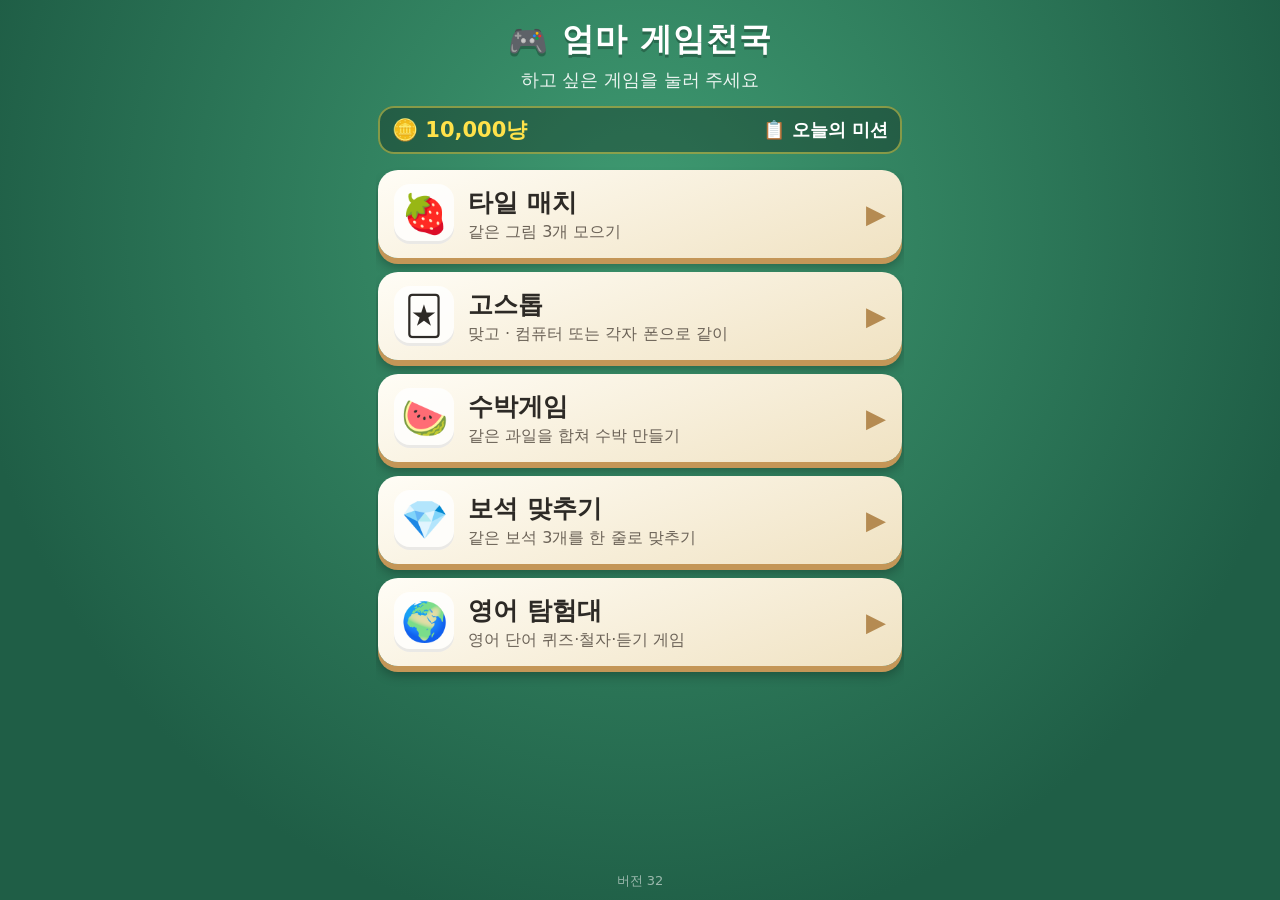
<file: index.html>
<!doctype html>
<html lang="ko">
<head>
  <meta charset="utf-8">
  <meta name="viewport" content="width=device-width, initial-scale=1, maximum-scale=1, user-scalable=no, viewport-fit=cover">
  <meta name="theme-color" content="#1f5e46">
  <meta name="mobile-web-app-capable" content="yes">
  <meta name="apple-mobile-web-app-capable" content="yes">
  <!-- 홈 화면에 설치될 앱 이름 (게임 화면 제목과 별개로 앱 전체 이름) -->
  <meta name="application-name" content="엄마 게임천국">
  <meta name="apple-mobile-web-app-title" content="엄마 게임천국">
  <title>엄마 게임천국</title>
  <link rel="manifest" href="manifest.webmanifest">
  <link rel="icon" href="icons/icon-192.png?v=32">
  <link rel="apple-touch-icon" href="icons/icon-192.png?v=32">
  <link rel="stylesheet" href="hub.css?v=32">
</head>
<body>
  <main id="hub">
    <header class="hub-head">
      <h1><span class="hub-logo">🎮</span> 엄마 게임천국</h1>
      <p class="hub-sub">하고 싶은 게임을 눌러 주세요</p>
    </header>
    <button id="wallet-bar" class="wallet-bar" aria-label="내 게임머니와 오늘의 미션">
      <span class="wb-money" id="wb-money"></span>
      <span class="wb-mission">📋 오늘의 미션<b id="wb-count" class="wb-count hidden"></b></span>
    </button>
    <nav id="game-list" aria-label="게임 목록"></nav>
    <p id="hub-version" class="hub-version"></p>
  </main>
  <div id="toast" class="hidden"></div>
  <!-- 오늘의 미션 (wallet.js) -->
  <div id="missions" class="sheet hidden" role="dialog" aria-label="오늘의 미션">
    <div class="sheet-box">
      <div class="sheet-head"><b>📋 오늘의 미션</b><button id="missions-close" class="sheet-x" aria-label="닫기">✕</button></div>
      <p class="sheet-sub" id="missions-sub"></p>
      <div id="mission-list" class="mission-list"></div>
    </div>
  </div>
  <script src="wallet.js?v=32"></script>
  <script src="games/registry.js?v=32"></script>
  <script src="hub.js?v=32"></script>
</body>
</html>
</file>
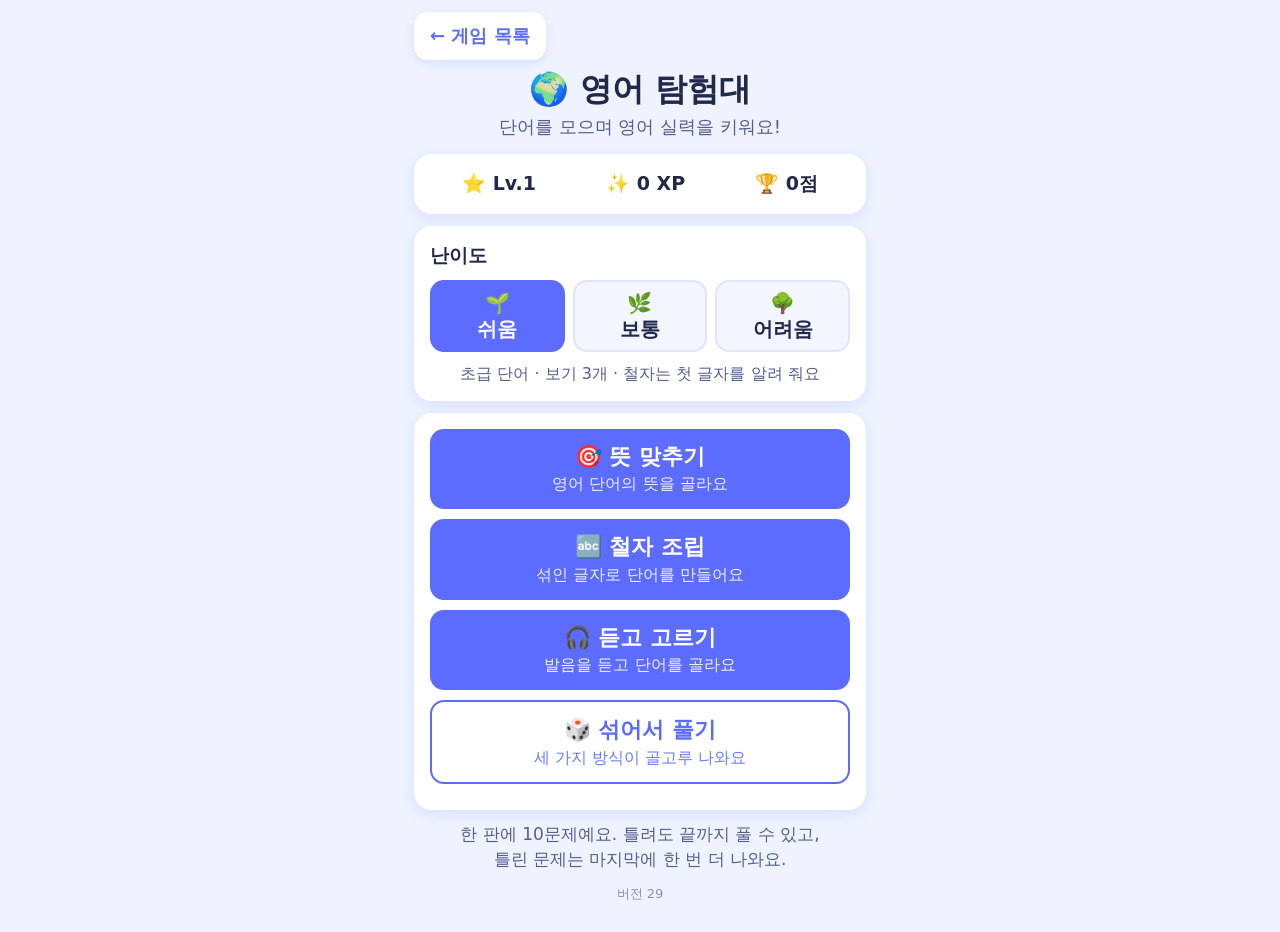
<file: games/english/index.html>
<!doctype html>
<html lang="ko">
<head>
  <meta charset="utf-8">
  <meta name="viewport" content="width=device-width, initial-scale=1, maximum-scale=1, user-scalable=no, viewport-fit=cover">
  <meta name="theme-color" content="#1f5e46">
  <meta name="mobile-web-app-capable" content="yes">
  <meta name="apple-mobile-web-app-capable" content="yes">
  <!-- 홈 화면에 설치될 앱 이름 (게임 화면 제목과 별개로 앱 전체 이름) -->
  <meta name="application-name" content="엄마 게임천국">
  <meta name="apple-mobile-web-app-title" content="엄마 게임천국">
  <title>영어 탐험대</title>
  <link rel="manifest" href="../../manifest.webmanifest">
  <link rel="icon" href="../../icons/icon-192.png?v=29">
  <link rel="apple-touch-icon" href="../../icons/icon-192.png?v=29">
  <link rel="stylesheet" href="style.css?v=29">
</head>
<body>
  <div id="app"></div>
  <script src="../../wallet.js?v=29"></script>
  <script src="game.js?v=29"></script>
</body>
</html>
</file>
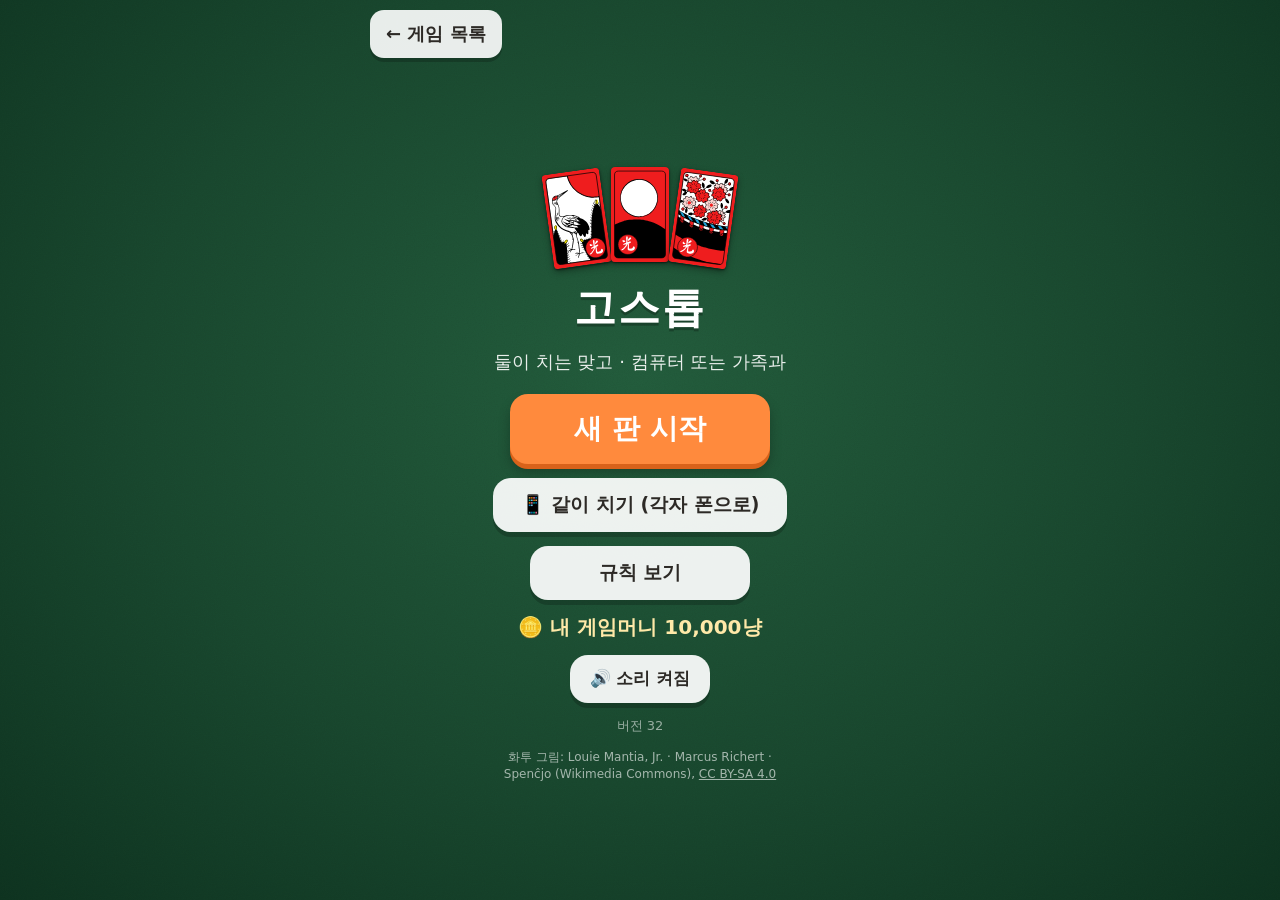
<file: games/gostop/index.html>
<!doctype html>
<html lang="ko">
<head>
  <meta charset="utf-8">
  <meta name="viewport" content="width=device-width, initial-scale=1, maximum-scale=1, user-scalable=no, viewport-fit=cover">
  <meta name="theme-color" content="#1f5e46">
  <meta name="mobile-web-app-capable" content="yes">
  <meta name="apple-mobile-web-app-capable" content="yes">
  <!-- 홈 화면에 설치될 앱 이름 (게임 화면 제목과 별개로 앱 전체 이름) -->
  <meta name="application-name" content="엄마 게임천국">
  <meta name="apple-mobile-web-app-title" content="엄마 게임천국">
  <title>고스톱</title>
  <link rel="manifest" href="../../manifest.webmanifest">
  <link rel="icon" href="../../icons/icon-192.png?v=32">
  <link rel="apple-touch-icon" href="../../icons/icon-192.png?v=32">
  <link rel="stylesheet" href="style.css?v=32">
</head>
<body>
  <div id="app">
    <!-- 고스톱 첫 화면 -->
    <section id="home" class="screen">
      <button id="btn-hub" class="hub-back">← 게임 목록</button>
      <div class="home-inner">
        <div class="logo" id="logo"></div>
        <h1>고스톱</h1>
        <p class="sub">둘이 치는 맞고 · 컴퓨터 또는 가족과</p>
        <button id="btn-continue" class="btn big">이어하기</button>
        <button id="btn-new" class="btn light">새 판 시작</button>
        <button id="btn-online" class="btn light">📱 같이 치기 (각자 폰으로)</button>
        <button id="btn-rules" class="btn light">규칙 보기</button>
        <p id="home-money" class="home-money"></p>
        <p id="record" class="record"></p>
        <button id="btn-sound-home" class="btn light small">🔊 소리 켜짐</button>
        <p id="app-version" class="version"></p>
        <p class="credit">화투 그림: Louie Mantia, Jr. · Marcus Richert · Spenĉjo (Wikimedia Commons),
          <a href="https://creativecommons.org/licenses/by-sa/4.0/deed.ko" target="_blank" rel="noopener">CC BY-SA 4.0</a></p>
      </div>
    </section>

    <!-- 게임 화면 -->
    <section id="game" class="screen hidden">
      <header class="topbar">
        <button id="btn-home" class="icon-btn" aria-label="고스톱 메뉴">🏠</button>
        <div class="title">고스톱 <span id="stake-tag" class="stake hidden"></span> <span id="round-mult" class="mult hidden"></span></div>
        <button id="btn-chat" class="icon-btn hidden" aria-label="채팅">💬<span id="chat-dot" class="chat-dot hidden"></span></button>
        <button id="btn-sound" class="icon-btn" aria-label="소리">🔊</button>
      </header>
      <!-- 같이 치기 음성대화 (voice.js) -->
      <div id="voice-bar" class="voice-bar hidden">
        <button id="v-mic" class="v-btn" type="button"></button>
        <button id="v-spk" class="v-btn" type="button"></button>
        <input id="v-vol" class="v-vol" type="range" min="0" max="100" value="100" aria-label="상대 소리 크기">
        <span id="v-state" class="v-state"></span>
        <button id="v-tap" class="v-btn v-tap hidden" type="button">🔈 소리 켜기</button>
      </div>

      <div class="side opp" id="opp-side">
        <div class="info">
          <div class="who" id="opp-who">🤖 컴퓨터</div>
          <div class="money" id="opp-money"></div>
          <div class="backs" id="opp-hand"></div>
          <div class="badges" id="opp-badges"></div>
          <div class="pts" id="opp-pts">0점</div>
        </div>
        <div class="piles" id="opp-piles"></div>
      </div>

      <div id="table">
        <div id="deck" aria-label="더미"><div class="hw back"></div><span id="deck-count"></span></div>
        <div id="floor"></div>
        <div id="flip-show" class="hidden"></div>
      </div>

      <div class="side me" id="me-side">
        <div class="piles" id="my-piles"></div>
        <div class="info">
          <div class="who">😊 나</div>
          <div class="money" id="my-money"></div>
          <div class="rec" id="my-record" aria-label="내 전적"></div>
          <div class="badges" id="my-badges"></div>
          <div class="pts" id="my-pts">0점</div>
        </div>
      </div>
      <div id="net-status" class="hidden"></div>
      <div id="msg"></div>
      <div id="hand"></div>
    </section>

    <div id="event" class="hidden"></div>
    <div id="overlay" class="hidden">
      <div class="modal">
        <div class="modal-emoji"></div>
        <h2 class="modal-title"></h2>
        <div class="modal-body"></div>
        <div class="modal-btns"></div>
      </div>
    </div>
    <div id="toast" class="hidden"></div>
    <!-- 같이 치기 채팅 -->
    <div id="chat" class="hidden" role="dialog" aria-label="채팅">
      <div class="chat-box">
        <div class="chat-head"><b>💬 채팅</b><button id="chat-close" class="icon-btn" aria-label="채팅 닫기">✕</button></div>
        <div id="chat-log" class="chat-log" aria-live="polite"></div>
        <div class="chat-quick" id="chat-quick"></div>
        <form id="chat-form" class="chat-form" autocomplete="off">
          <input id="chat-in" class="text-in" maxlength="60" placeholder="메시지 쓰기" enterkeyhint="send">
          <button type="submit" class="btn chat-send">보내기</button>
        </form>
      </div>
    </div>
  </div>
  <script src="../../wallet.js?v=32"></script>
  <script src="rules.js?v=32"></script>
  <script src="art.js?v=32"></script>
  <script src="fx.js?v=32"></script>
  <script src="peerjs.min.js?v=32"></script>
  <script src="online.js?v=32"></script>
  <script src="voice.js?v=32"></script>
  <script src="game.js?v=32"></script>
</body>
</html>
</file>
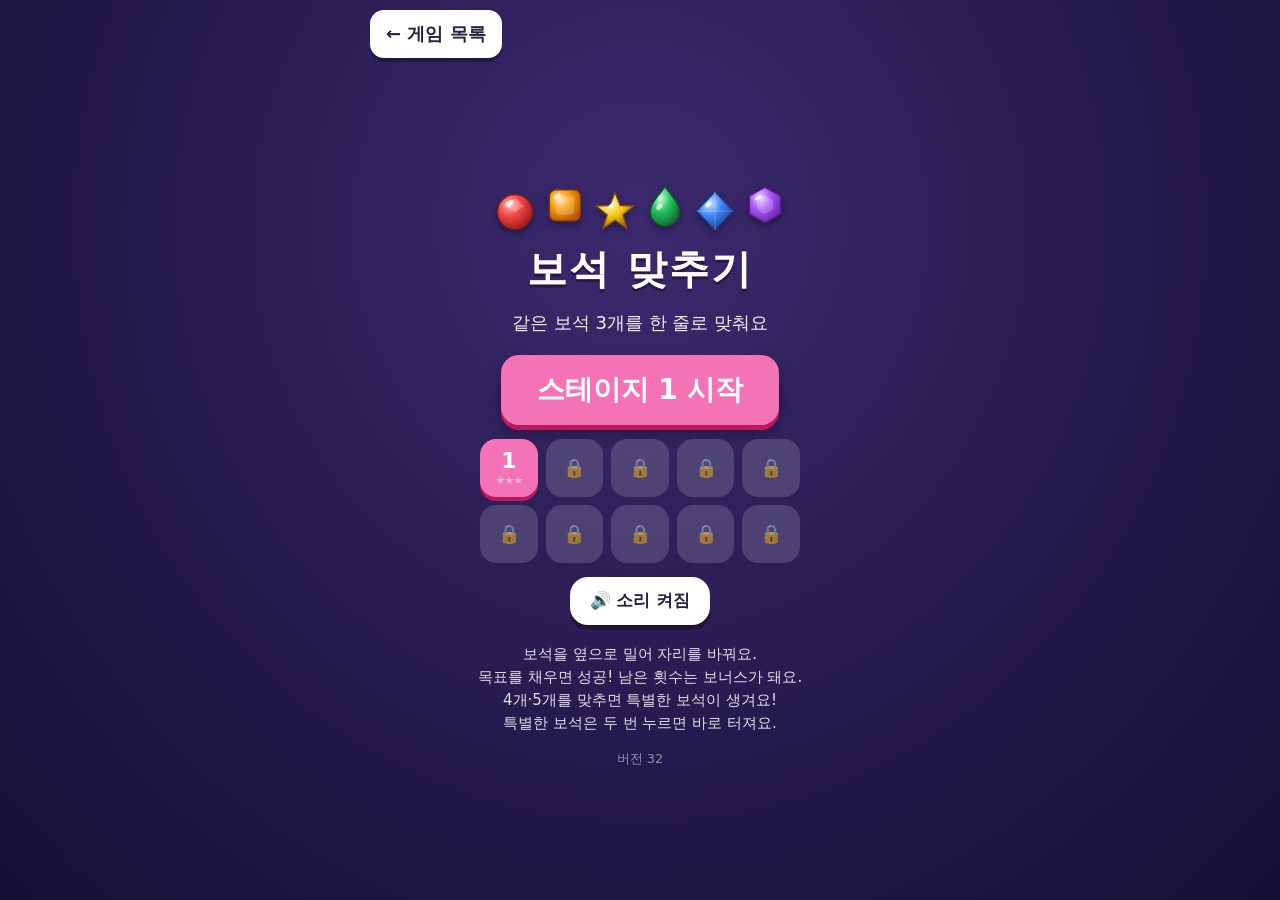
<file: games/match-3/index.html>
<!doctype html>
<html lang="ko">
<head>
  <meta charset="utf-8">
  <meta name="viewport" content="width=device-width, initial-scale=1, maximum-scale=1, user-scalable=no, viewport-fit=cover">
  <meta name="theme-color" content="#2a1d4e">
  <meta name="mobile-web-app-capable" content="yes">
  <meta name="apple-mobile-web-app-capable" content="yes">
  <!-- 홈 화면에 설치될 앱 이름 (게임 화면 제목과 별개로 앱 전체 이름) -->
  <meta name="application-name" content="엄마 게임천국">
  <meta name="apple-mobile-web-app-title" content="엄마 게임천국">
  <title>보석 맞추기</title>
  <link rel="manifest" href="../../manifest.webmanifest">
  <link rel="icon" href="../../icons/icon-192.png?v=32">
  <link rel="apple-touch-icon" href="../../icons/icon-192.png?v=32">
  <link rel="stylesheet" href="style.css?v=32">
</head>
<body>
  <!-- 보석 그림 (직접 그린 SVG, 색마다 모양도 달라 색을 구별하기 어려워도 알아볼 수 있게) -->
  <svg width="0" height="0" style="position:absolute" aria-hidden="true">
    <defs>
      <radialGradient id="g0" cx="35%" cy="30%" r="75%"><stop offset="0" stop-color="#ffb3b3"/><stop offset=".45" stop-color="#ef4444"/><stop offset="1" stop-color="#991b1b"/></radialGradient>
      <radialGradient id="g1" cx="35%" cy="30%" r="75%"><stop offset="0" stop-color="#ffe0b0"/><stop offset=".45" stop-color="#f59e0b"/><stop offset="1" stop-color="#b45309"/></radialGradient>
      <radialGradient id="g2" cx="35%" cy="30%" r="75%"><stop offset="0" stop-color="#fffbd0"/><stop offset=".45" stop-color="#facc15"/><stop offset="1" stop-color="#a16207"/></radialGradient>
      <radialGradient id="g3" cx="35%" cy="30%" r="75%"><stop offset="0" stop-color="#ccffd6"/><stop offset=".45" stop-color="#22c55e"/><stop offset="1" stop-color="#166534"/></radialGradient>
      <radialGradient id="g4" cx="35%" cy="30%" r="75%"><stop offset="0" stop-color="#cfe6ff"/><stop offset=".45" stop-color="#3b82f6"/><stop offset="1" stop-color="#1e3a8a"/></radialGradient>
      <radialGradient id="g5" cx="35%" cy="30%" r="75%"><stop offset="0" stop-color="#f0d6ff"/><stop offset=".45" stop-color="#a855f7"/><stop offset="1" stop-color="#6b21a8"/></radialGradient>
      <linearGradient id="grain" x1="0" y1="0" x2="1" y2="1"><stop offset="0" stop-color="#ff5d5d"/><stop offset=".2" stop-color="#ffb13b"/><stop offset=".4" stop-color="#ffe84a"/><stop offset=".6" stop-color="#4ade80"/><stop offset=".8" stop-color="#60a5fa"/><stop offset="1" stop-color="#c084fc"/></linearGradient>
      <!-- 빨강: 둥근 보석 -->
      <symbol id="gem0" viewBox="0 0 100 100"><circle cx="50" cy="52" r="38" fill="url(#g0)" stroke="#7f1d1d" stroke-width="3"/><path d="M50 22 L70 40 L50 52 L30 40 Z" fill="#fff" opacity=".22"/><ellipse cx="38" cy="34" rx="10" ry="6" fill="#fff" opacity=".7" transform="rotate(-30 38 34)"/></symbol>
      <!-- 주황: 네모 -->
      <symbol id="gem1" viewBox="0 0 100 100"><rect x="16" y="17" width="68" height="68" rx="14" fill="url(#g1)" stroke="#78350f" stroke-width="3"/><rect x="30" y="31" width="40" height="40" rx="8" fill="#fff" opacity=".18"/><ellipse cx="33" cy="31" rx="9" ry="5" fill="#fff" opacity=".7" transform="rotate(-30 33 31)"/></symbol>
      <!-- 노랑: 별 -->
      <symbol id="gem2" viewBox="0 0 100 100"><path d="M50 10 L61 38 L91 39 L67 58 L76 88 L50 70 L24 88 L33 58 L9 39 L39 38 Z" fill="url(#g2)" stroke="#854d0e" stroke-width="3" stroke-linejoin="round"/><ellipse cx="42" cy="38" rx="7" ry="4" fill="#fff" opacity=".75" transform="rotate(-30 42 38)"/></symbol>
      <!-- 초록: 물방울 -->
      <symbol id="gem3" viewBox="0 0 100 100"><path d="M50 10 C66 32 82 48 82 64 A32 32 0 0 1 18 64 C18 48 34 32 50 10 Z" fill="url(#g3)" stroke="#14532d" stroke-width="3"/><ellipse cx="38" cy="54" rx="8" ry="5" fill="#fff" opacity=".7" transform="rotate(-50 38 54)"/></symbol>
      <!-- 파랑: 다이아몬드 -->
      <symbol id="gem4" viewBox="0 0 100 100"><path d="M50 8 L90 50 L50 92 L10 50 Z" fill="url(#g4)" stroke="#1e3a8a" stroke-width="3" stroke-linejoin="round"/><path d="M50 8 L50 92 M10 50 L90 50" stroke="#fff" stroke-width="2" opacity=".25"/><ellipse cx="36" cy="36" rx="8" ry="4" fill="#fff" opacity=".7" transform="rotate(-45 36 36)"/></symbol>
      <!-- 보라: 육각형 -->
      <symbol id="gem5" viewBox="0 0 100 100"><path d="M50 11 L84 30 L84 70 L50 89 L16 70 L16 30 Z" fill="url(#g5)" stroke="#581c87" stroke-width="3" stroke-linejoin="round"/><path d="M50 30 L67 40 L67 60 L50 70 L33 60 L33 40 Z" fill="#fff" opacity=".18"/><ellipse cx="35" cy="34" rx="8" ry="4" fill="#fff" opacity=".7" transform="rotate(-30 35 34)"/></symbol>
      <!-- 무지개 보석 -->
      <symbol id="gemR" viewBox="0 0 100 100"><circle cx="50" cy="50" r="40" fill="url(#grain)" stroke="#fff" stroke-width="4"/><circle cx="50" cy="50" r="16" fill="#fff" opacity=".85"/><circle cx="50" cy="50" r="9" fill="url(#grain)"/><ellipse cx="34" cy="30" rx="9" ry="5" fill="#fff" opacity=".8" transform="rotate(-30 34 30)"/></symbol>
    </defs>
  </svg>

  <div id="app">
    <!-- 첫 화면 -->
    <section id="home" class="screen">
      <button id="btn-hub" class="hub-back">← 게임 목록</button>
      <div class="home-inner">
        <div class="logo" id="logo"></div>
        <h1>보석 맞추기</h1>
        <p class="sub">같은 보석 3개를 한 줄로 맞춰요</p>
        <button id="btn-continue" class="btn big">이어하기<small id="continue-info"></small></button>
        <button id="btn-play" class="btn big">스테이지 1 시작</button>
        <!-- 스테이지 고르기: 번호 + 별, 잠긴 곳은 자물쇠 -->
        <div id="stage-grid" class="stage-grid" aria-label="스테이지 고르기"></div>
        <p id="record" class="record"></p>
        <button id="btn-sound-home" class="btn light small">🔊 소리 켜짐</button>
        <p class="howto">보석을 옆으로 밀어 자리를 바꿔요.<br>목표를 채우면 성공! 남은 횟수는 보너스가 돼요.<br>4개·5개를 맞추면 특별한 보석이 생겨요!<br>특별한 보석은 두 번 누르면 바로 터져요.</p>
        <p id="app-version" class="version"></p>
      </div>
    </section>

    <!-- 게임 화면 -->
    <section id="game" class="screen hidden">
      <header class="topbar">
        <button id="btn-home" class="icon-btn" aria-label="보석 맞추기 메뉴">🏠</button>
        <div class="stat"><span class="label" id="stage-label">스테이지 1</span><span id="score" class="value">0</span></div>
        <div class="stat moves"><span class="label">남은 횟수</span><span id="moves" class="value">20</span></div>
        <button id="btn-sound" class="icon-btn" aria-label="소리">🔊</button>
      </header>
      <!-- 목표: 남은 개수, 다 채우면 ✓ -->
      <div id="goals" class="goals" aria-label="목표"></div>
      <div id="stage">
        <div id="board" aria-label="보석 판"></div>
        <div id="combo" class="hidden"></div>
        <div id="banner" class="hidden"></div>
      </div>
      <!-- 별 게이지: 클리어하면 ★1, 점수가 기준을 넘으면 ★2·★3 -->
      <div class="bottom">
        <div id="gauge-stars" class="gauge-stars" aria-label="받을 별"></div>
        <div id="gauge" class="gauge"><div id="gauge-fill" class="fill"></div><span class="mk m2"><b>★★</b><small></small></span><span class="mk m3"><b>★★★</b><small></small></span></div>
      </div>
    </section>

    <div id="overlay" class="hidden">
      <div class="modal">
        <div class="modal-emoji"></div>
        <h2 class="modal-title"></h2>
        <div class="modal-body"></div>
        <div class="modal-btns"></div>
      </div>
    </div>
    <div id="toast" class="hidden"></div>
  </div>
  <script src="../../wallet.js?v=32"></script>
  <script src="logic.js?v=32"></script>
  <script src="stages.js?v=32"></script>
  <script src="game.js?v=32"></script>
</body>
</html>
</file>
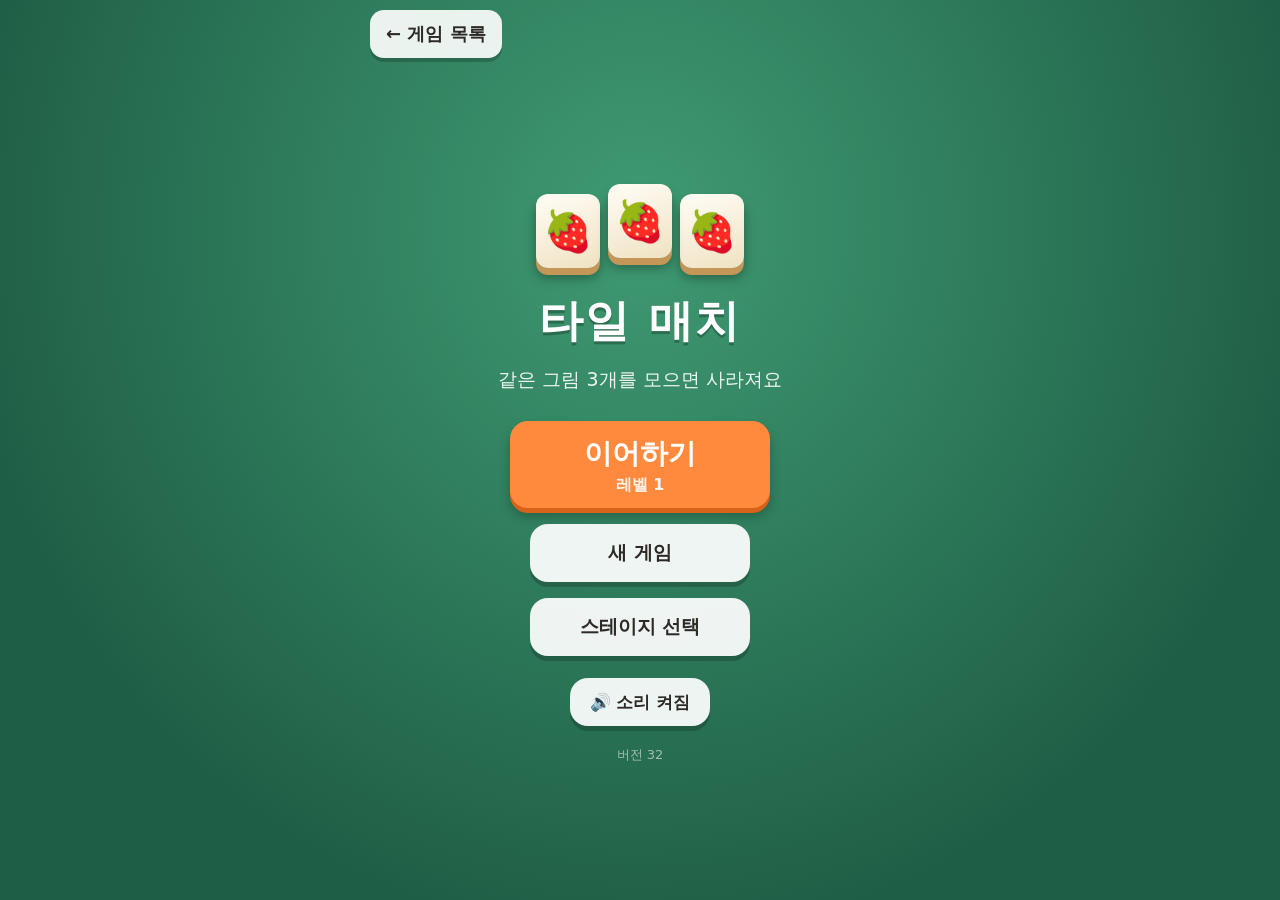
<file: games/tile-match/index.html>
<!doctype html>
<html lang="ko">
<head>
  <meta charset="utf-8">
  <meta name="viewport" content="width=device-width, initial-scale=1, maximum-scale=1, user-scalable=no, viewport-fit=cover">
  <meta name="theme-color" content="#1f5e46">
  <meta name="mobile-web-app-capable" content="yes">
  <meta name="apple-mobile-web-app-capable" content="yes">
  <!-- 홈 화면에 설치될 앱 이름 (게임 화면 제목과 별개로 앱 전체 이름) -->
  <meta name="application-name" content="엄마 게임천국">
  <meta name="apple-mobile-web-app-title" content="엄마 게임천국">
  <title>타일 매치</title>
  <link rel="manifest" href="../../manifest.webmanifest">
  <link rel="icon" href="../../icons/icon-192.png?v=32">
  <link rel="apple-touch-icon" href="../../icons/icon-192.png?v=32">
  <link rel="stylesheet" href="style.css?v=32">
</head>
<body>
  <div id="app">
    <section id="home" class="screen">
      <button id="btn-hub" class="hub-back">← 게임 목록</button>
      <div class="home-inner">
        <div class="logo">
          <div class="logo-tile">🍓</div><div class="logo-tile">🍓</div><div class="logo-tile">🍓</div>
        </div>
        <h1>타일 매치</h1>
        <p class="sub">같은 그림 3개를 모으면 사라져요</p>
        <button id="btn-continue" class="btn big">이어하기<small id="continue-sub">레벨 1</small></button>
        <button id="btn-new" class="btn light">새 게임</button>
        <button id="btn-stages" class="btn light">스테이지 선택</button>
        <button id="btn-sound-home" class="btn light small">🔊 소리 켜짐</button>
        <p id="app-version" class="version"></p>
      </div>
    </section>

    <section id="stages" class="screen hidden">
      <header class="topbar">
        <button id="btn-stages-back" class="icon-btn" aria-label="뒤로">←</button>
        <div class="screen-title">스테이지 선택</div>
        <div class="topbar-spacer"></div>
      </header>
      <div id="stage-grid"></div>
      <div class="pager">
        <button id="pg-prev" class="icon-btn" aria-label="이전">◀</button>
        <span id="pg-label">1 – 20</span>
        <button id="pg-next" class="icon-btn" aria-label="다음">▶</button>
      </div>
      <p class="legend"><span class="lg cleared">✓</span> 클리어 <span class="lg current">▶</span> 도전 <span class="lg locked">🔒</span> 잠김</p>
    </section>

    <section id="game" class="screen hidden">
      <header class="topbar">
        <button id="btn-home" class="icon-btn" aria-label="홈">🏠</button>
        <div id="level-label">레벨 1</div>
        <button id="btn-sound" class="icon-btn" aria-label="소리">🔊</button>
        <button id="btn-restart" class="icon-btn" aria-label="다시 하기">↻</button>
      </header>
      <div id="tip"></div>
      <div id="board-area"></div>
      <div id="slot-bar">
        <div class="slot-cell"></div><div class="slot-cell"></div><div class="slot-cell"></div>
        <div class="slot-cell"></div><div class="slot-cell"></div><div class="slot-cell"></div>
        <div class="slot-cell"></div>
      </div>
      <div id="boosters">
        <button class="booster" id="b-undo"><span class="b-ico">↶</span><span class="b-name">되돌리기</span><span class="b-count">3</span></button>
        <button class="booster" id="b-shuffle"><span class="b-ico">🔀</span><span class="b-name">섞기</span><span class="b-count">2</span></button>
        <button class="booster" id="b-hint"><span class="b-ico">💡</span><span class="b-name">힌트</span><span class="b-count">3</span></button>
      </div>
      <div id="tiles"></div>
    </section>

    <div id="overlay" class="hidden">
      <div class="modal">
        <div class="modal-emoji"></div>
        <h2 class="modal-title"></h2>
        <p class="modal-text"></p>
        <div class="modal-btns"></div>
      </div>
    </div>
    <div id="toast" class="hidden"></div>
  </div>
  <script src="../../wallet.js?v=32"></script>
  <script src="levels.js?v=32"></script>
  <script src="game.js?v=32"></script>
</body>
</html>
</file>
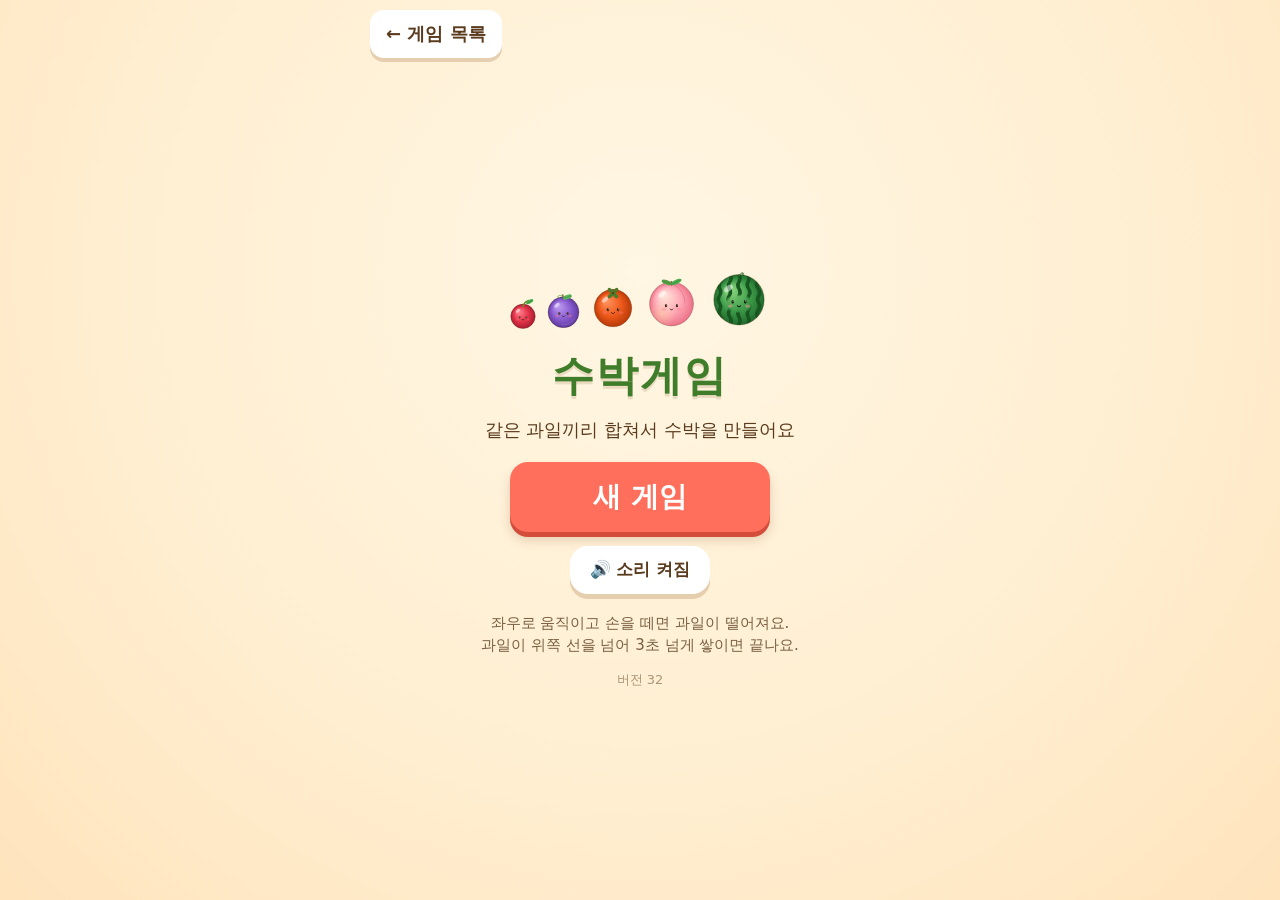
<file: games/watermelon/index.html>
<!doctype html>
<html lang="ko">
<head>
  <meta charset="utf-8">
  <meta name="viewport" content="width=device-width, initial-scale=1, maximum-scale=1, user-scalable=no, viewport-fit=cover">
  <meta name="theme-color" content="#fff1d6">
  <meta name="mobile-web-app-capable" content="yes">
  <meta name="apple-mobile-web-app-capable" content="yes">
  <!-- 홈 화면에 설치될 앱 이름 (게임 화면 제목과 별개로 앱 전체 이름) -->
  <meta name="application-name" content="엄마 게임천국">
  <meta name="apple-mobile-web-app-title" content="엄마 게임천국">
  <title>수박게임</title>
  <link rel="manifest" href="../../manifest.webmanifest">
  <link rel="icon" href="../../icons/icon-192.png?v=32">
  <link rel="apple-touch-icon" href="../../icons/icon-192.png?v=32">
  <link rel="stylesheet" href="style.css?v=32">
</head>
<body>
  <div id="app">
    <!-- 수박게임 첫 화면 -->
    <section id="home" class="screen">
      <button id="btn-hub" class="hub-back">← 게임 목록</button>
      <div class="home-inner">
        <div class="logo" id="logo"></div>
        <h1>수박게임</h1>
        <p class="sub">같은 과일끼리 합쳐서 수박을 만들어요</p>
        <button id="btn-continue" class="btn big">이어하기<small id="continue-info"></small></button>
        <button id="btn-new" class="btn light">새 게임</button>
        <p id="record" class="record"></p>
        <button id="btn-sound-home" class="btn light small">🔊 소리 켜짐</button>
        <p class="howto">좌우로 움직이고 손을 떼면 과일이 떨어져요.<br>과일이 위쪽 선을 넘어 3초 넘게 쌓이면 끝나요.</p>
        <p id="app-version" class="version"></p>
      </div>
    </section>

    <!-- 게임 화면 -->
    <section id="game" class="screen hidden">
      <header class="topbar">
        <button id="btn-home" class="icon-btn" aria-label="수박게임 메뉴">🏠</button>
        <div class="scorebox">
          <div id="score" class="score">0</div>
          <div id="best" class="best">최고 0</div>
        </div>
        <div class="nextbox" aria-label="다음 과일"><span>다음</span><div id="next"></div></div>
        <button id="btn-sound" class="icon-btn" aria-label="소리">🔊</button>
      </header>
      <div id="stage"><canvas id="cv"></canvas></div>
      <div id="legend" class="legend" aria-label="과일 순서"></div>
    </section>

    <div id="overlay" class="hidden">
      <div class="modal">
        <div class="modal-emoji"></div>
        <h2 class="modal-title"></h2>
        <div class="modal-body"></div>
        <div class="modal-btns"></div>
      </div>
    </div>
    <div id="toast" class="hidden"></div>
  </div>
  <script src="../../wallet.js?v=32"></script>
  <script src="physics.js?v=32"></script>
  <script src="core.js?v=32"></script>
  <script src="art.js?v=32"></script>
  <script src="game.js?v=32"></script>
</body>
</html>
</file>
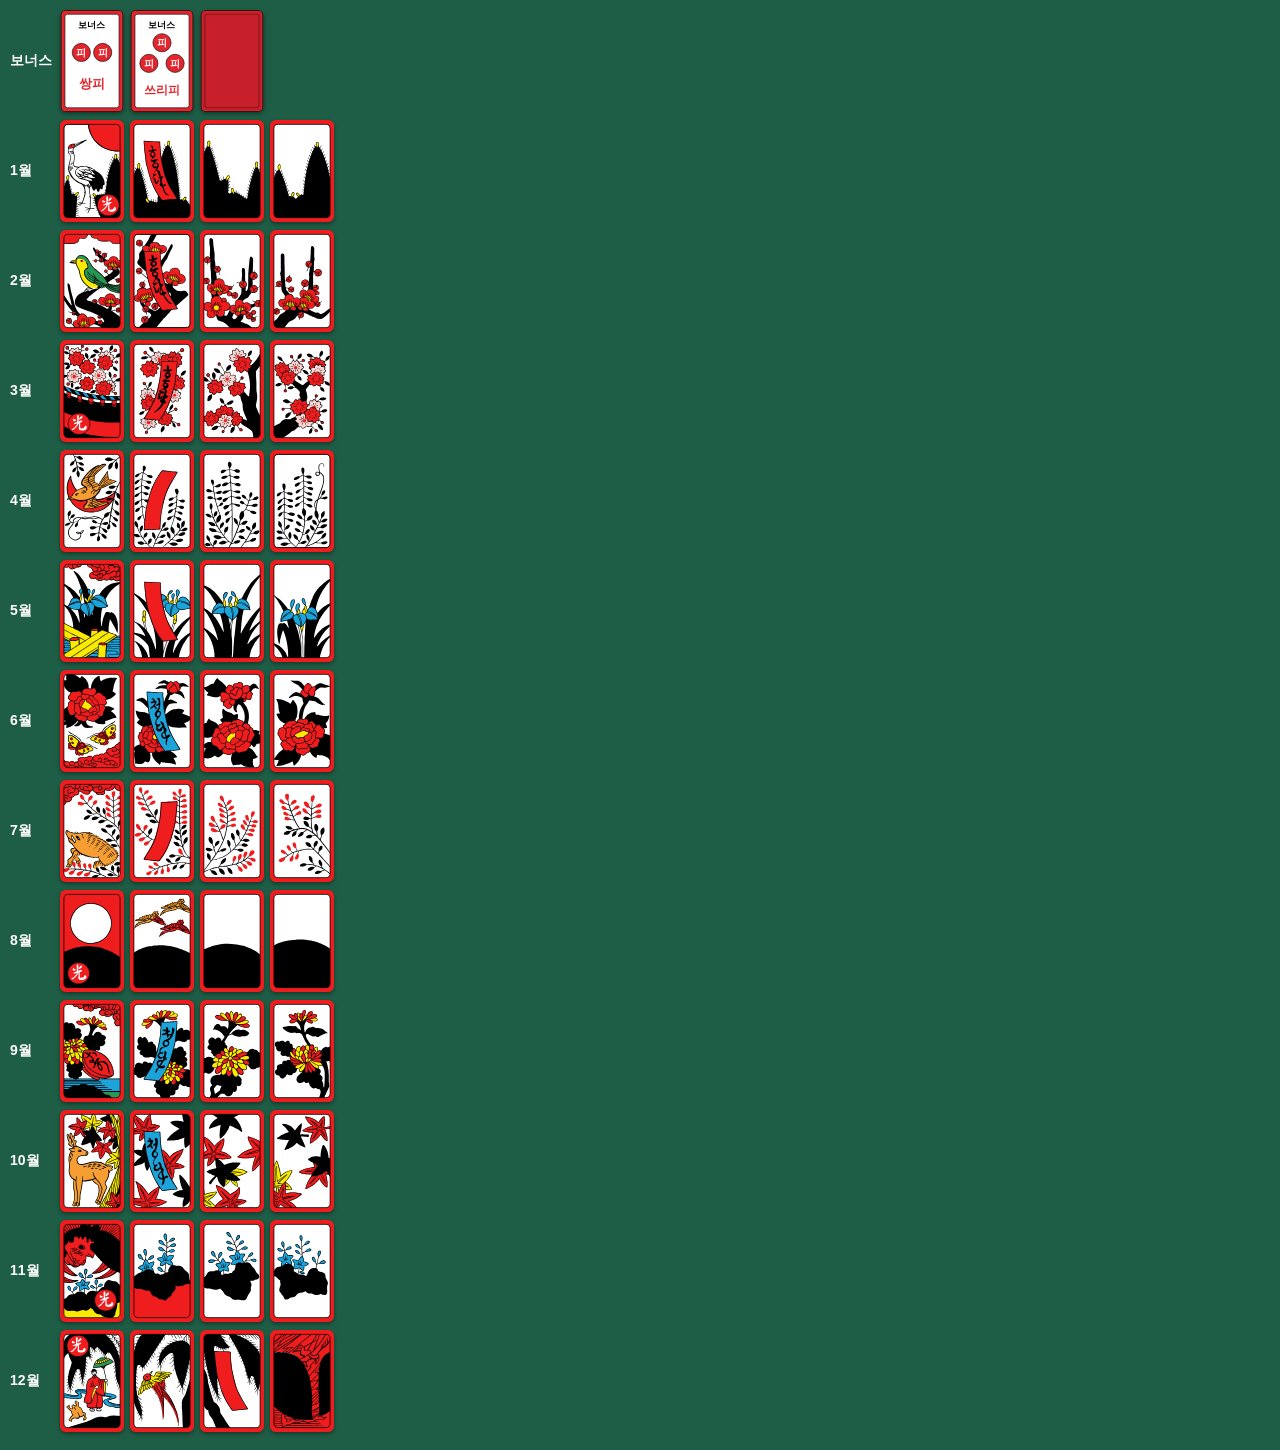
<file: tools/gostop-cards.html>
<!doctype html>
<html lang="ko">
<head>
<meta charset="utf-8">
<meta name="viewport" content="width=device-width, initial-scale=1">
<title>고스톱 패 전체 보기 (개발용)</title>
<style>
  body { margin: 0; padding: 10px; background: #1f5e46; font-family: sans-serif; color: #fff; }
  .row { display: flex; gap: 6px; margin-bottom: 8px; align-items: center; }
  .row b { width: 44px; font-size: 14px; }
  .c { width: 64px; height: 102px; border-radius: 6px; background-size: 100% 100%; box-shadow: 0 2px 4px rgba(0,0,0,.4); }
</style>
</head>
<body>
<div id="sheet"></div>
<script src="../games/gostop/rules.js"></script>
<script src="../games/gostop/art.js"></script>
<script>
  const sheet = document.getElementById('sheet');
  for (let m = 0; m <= 12; m++) {
    const row = document.createElement('div');
    row.className = 'row';
    row.innerHTML = `<b>${m ? m + '월' : '보너스'}</b>`;
    GS.CARDS.filter(c => c.month === m).forEach(c => {
      const d = document.createElement('div');
      d.className = 'c';
      d.style.backgroundImage = GSArt.url(c.id);
      d.title = `${c.id} ${c.kind}`;
      row.appendChild(d);
    });
    if (m === 0) { const b = document.createElement('div'); b.className = 'c'; b.style.backgroundImage = GSArt.back(); row.appendChild(b); }
    sheet.appendChild(row);
  }
</script>
</body>
</html>
</file>
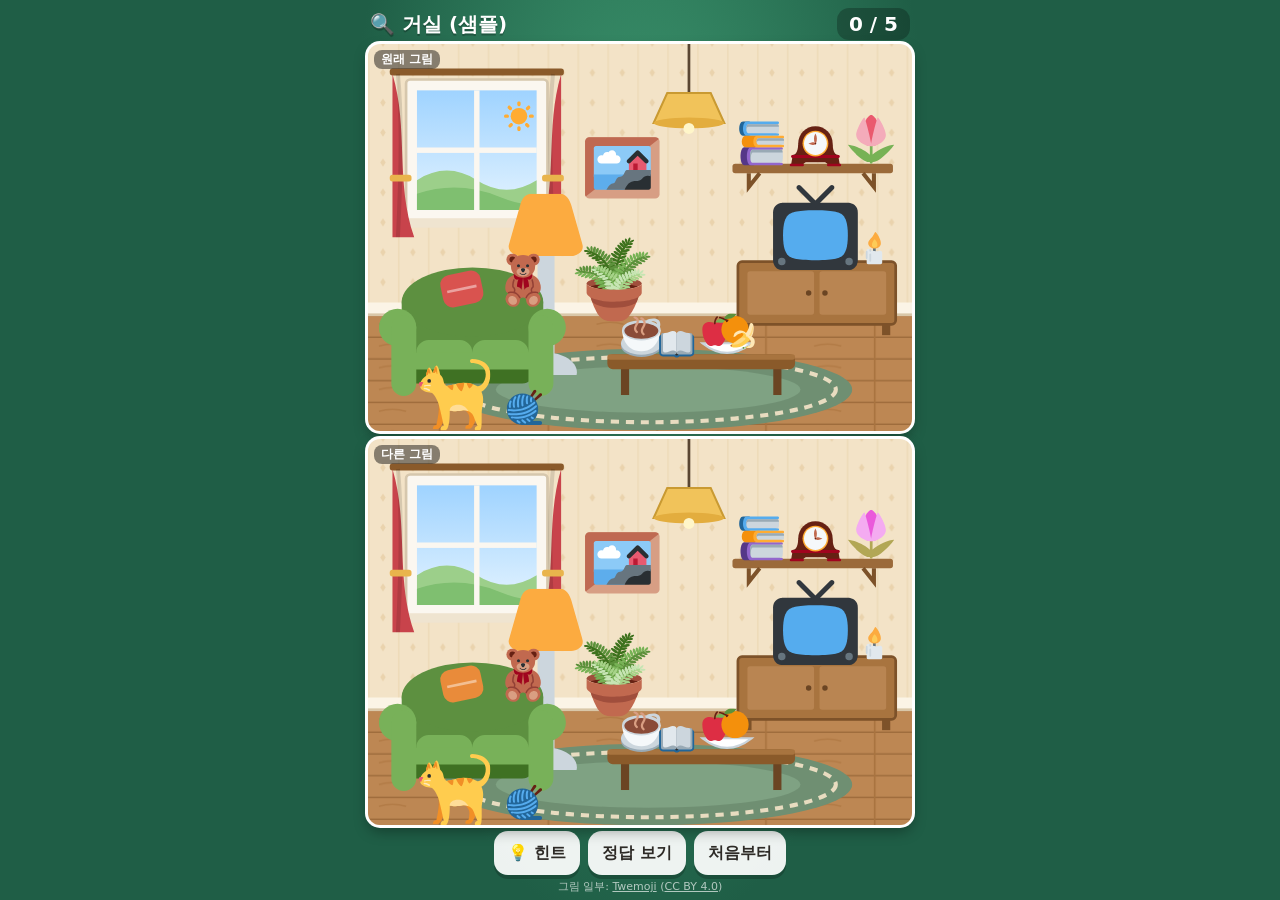
<file: games/spot-difference/sample.html>
<!doctype html>
<html lang="ko">
<head>
  <meta charset="utf-8">
  <meta name="viewport" content="width=device-width, initial-scale=1, maximum-scale=1, user-scalable=no, viewport-fit=cover">
  <meta name="theme-color" content="#1f5e46">
  <title>틀린그림찾기 샘플 - 거실</title>
  <style>
    * { box-sizing: border-box; -webkit-tap-highlight-color: transparent; }
    html, body { margin: 0; height: 100%; background: #1f5e46; color: #fff; overflow: hidden;
      font-family: system-ui, -apple-system, "Segoe UI", "Malgun Gothic", "Apple SD Gothic Neo", "Noto Sans KR", sans-serif;
      user-select: none; -webkit-user-select: none; touch-action: manipulation; }
    #app { position: fixed; inset: 0; max-width: 560px; margin: 0 auto; display: flex; flex-direction: column;
      background: radial-gradient(ellipse at 50% 30%, #3f9b72, #1f5e46 75%);
      padding: env(safe-area-inset-top) 8px env(safe-area-inset-bottom); }
    .bar { display: flex; align-items: center; gap: 8px; padding: 8px 2px 4px; }
    .bar .title { flex: 1; font-size: 20px; font-weight: 800; text-shadow: 0 2px 0 rgba(0,0,0,.25); }
    .count { font-size: 20px; font-weight: 900; background: rgba(0,0,0,.25); border-radius: 12px; padding: 4px 12px; }
    .btn { min-height: 44px; padding: 0 14px; border: none; border-radius: 14px; font: inherit; font-size: 16px; font-weight: 800;
      color: #2d2a26; background: rgba(255,255,255,.92); box-shadow: 0 4px 0 rgba(0,0,0,.2); }
    .btn:active { transform: translateY(2px); box-shadow: 0 2px 0 rgba(0,0,0,.2); }
    .pics { flex: 1; min-height: 0; display: flex; flex-direction: column; justify-content: center; gap: 8px; }
    .pic { position: relative; width: 100%; aspect-ratio: 4 / 3; border-radius: 12px; overflow: hidden;
      box-shadow: 0 0 0 3px #fff, 0 6px 14px rgba(0,0,0,.35); background: #fff; }
    .pic > svg { position: absolute; inset: 0; width: 100%; height: 100%; display: block; }
    .tag { position: absolute; left: 6px; top: 6px; z-index: 3; font-size: 12px; font-weight: 800; padding: 1px 7px;
      border-radius: 8px; background: rgba(0,0,0,.45); color: #fff; pointer-events: none; }
    .mark { position: absolute; z-index: 4; pointer-events: none; border: 4px solid #e8262e; border-radius: 50%;
      box-shadow: 0 0 0 2px rgba(255,255,255,.85); animation: pop .35s ease-out; }
    .mark.hint { border-color: #ffd23f; border-style: dashed; animation: pulse .9s ease-in-out infinite; }
    .mark.answer { border-color: #3da5ff; border-style: dotted; }
    .miss { position: absolute; z-index: 4; pointer-events: none; font-size: 26px; font-weight: 900; color: #e8262e;
      text-shadow: 0 0 3px #fff, 0 0 3px #fff; transform: translate(-50%, -50%); animation: fade .7s ease-out forwards; }
    @keyframes pop { from { transform: scale(1.6); opacity: 0; } }
    @keyframes pulse { 50% { transform: scale(1.12); } }
    @keyframes fade { 0% { opacity: 1; } 70% { opacity: 1; } 100% { opacity: 0; } }
    .foot { display: flex; gap: 8px; justify-content: center; padding: 6px 0 4px; }
    .credit { text-align: center; font-size: 11px; opacity: .65; padding-bottom: 6px; }
    .credit a { color: inherit; }
    #done { position: fixed; inset: 0; z-index: 10; display: none; align-items: center; justify-content: center; background: rgba(0,0,0,.45); }
    #done div { background: #fff; color: #2d2a26; border-radius: 22px; padding: 22px 26px; text-align: center; font-size: 22px; font-weight: 800; }
  </style>
</head>
<body>
  <div id="app">
    <div class="bar">
      <div class="title">🔍 거실 (샘플)</div>
      <div class="count"><span id="found">0</span> / <span id="total">5</span></div>
    </div>
    <div class="pics">
      <div class="pic" id="picA"><span class="tag">원래 그림</span></div>
      <div class="pic" id="picB"><span class="tag">다른 그림</span></div>
    </div>
    <div class="foot">
      <button class="btn" id="btn-hint">💡 힌트</button>
      <button class="btn" id="btn-answer">정답 보기</button>
      <button class="btn" id="btn-reset">처음부터</button>
    </div>
    <div class="credit">그림 일부: <a href="https://github.com/jdecked/twemoji" target="_blank" rel="noopener">Twemoji</a>
      (<a href="https://creativecommons.org/licenses/by/4.0/deed.ko" target="_blank" rel="noopener">CC BY 4.0</a>)</div>
  </div>
  <div id="done"><div>🎉 모두 찾았어요!</div></div>

<script>
(async function () {
  'use strict';
  const VW = 400, VH = 300; // 장면 좌표계 (4:3)

  // ---------- Twemoji SVG 불러오기 ----------
  const EMOJI = {
    sofa: '1f6cb', frame: '1f5bc', clock: '1f570', bear: '1f9f8', tv: '1f4fa', plant: '1fab4', cat: '1f408',
    yarn: '1f9f6', coffee: '2615', apple: '1f34e', orange: '1f34a', banana: '1f34c', books: '1f4da',
    tulip: '1f337', sun: '2600', bird: '1f426', candle: '1f56f', vase: '1f3fa', book: '1f4d6',
  };
  const src = {};
  await Promise.all(Object.entries(EMOJI).map(async ([k, cp]) => {
    src[k] = await (await fetch(`emoji/${cp}.svg`)).text();
  }));

  // 색 바꾸기: SVG 안의 모든 fill 색의 색상(hue)을 돌린다
  function hueShift(svg, deg) {
    return svg.replace(/#([0-9a-fA-F]{6}|[0-9a-fA-F]{3})\b/g, (m, h) => {
      if (h.length === 3) h = h.split('').map(c => c + c).join('');
      let r = parseInt(h.slice(0, 2), 16) / 255, g = parseInt(h.slice(2, 4), 16) / 255, b = parseInt(h.slice(4, 6), 16) / 255;
      const mx = Math.max(r, g, b), mn = Math.min(r, g, b), l = (mx + mn) / 2;
      let hh = 0, s = 0;
      if (mx !== mn) {
        const d = mx - mn;
        s = l > 0.5 ? d / (2 - mx - mn) : d / (mx + mn);
        hh = mx === r ? (g - b) / d + (g < b ? 6 : 0) : mx === g ? (b - r) / d + 2 : (r - g) / d + 4;
        hh *= 60;
      }
      if (s < 0.15) return m; // 회색·흰색·검정은 그대로
      hh = (hh + deg) % 360;
      const c = (1 - Math.abs(2 * l - 1)) * s, x = c * (1 - Math.abs((hh / 60) % 2 - 1)), mm = l - c / 2;
      const [r1, g1, b1] = hh < 60 ? [c, x, 0] : hh < 120 ? [x, c, 0] : hh < 180 ? [0, c, x] : hh < 240 ? [0, x, c] : hh < 300 ? [x, 0, c] : [c, 0, x];
      return '#' + [r1, g1, b1].map(v => Math.round((v + mm) * 255).toString(16).padStart(2, '0')).join('');
    });
  }
  // 이모지를 장면 안 (x, y, size) 에 넣기. flip: 좌우 반전, hue: 색 바꾸기
  function emoji(key, x, y, size, opt = {}) {
    let s = src[key];
    if (opt.hue) s = hueShift(s, opt.hue);
    const inner = s.replace(/^<svg[^>]*>/, '').replace(/<\/svg>\s*$/, '');
    const box = `<svg x="0" y="0" width="${size}" height="${size}" viewBox="0 0 36 36">${inner}</svg>`;
    const t = opt.flip ? `translate(${x + size} ${y}) scale(-1 1)` : `translate(${x} ${y})`;
    return `<g transform="${t}">${box}</g>`;
  }

  // ---------- 직접 그린 배경 ----------
  function background(v) {
    let s = '';
    s += `<defs><linearGradient id="sky${v}" x1="0" y1="0" x2="0" y2="1"><stop offset="0" stop-color="#9fd3ff"/><stop offset="1" stop-color="#e3f3ff"/></linearGradient>` +
      `<pattern id="paper${v}" width="22" height="22" patternUnits="userSpaceOnUse"><rect width="22" height="22" fill="#f3e3c7"/>` +
      `<path d="M11 4 l2 3 l-2 3 l-2 -3 Z" fill="#ead3ad"/><rect x="0" y="0" width="1.2" height="22" fill="#eedbb9"/></pattern>` +
      `<pattern id="plank${v}" width="80" height="16" patternUnits="userSpaceOnUse"><rect width="80" height="16" fill="#bd8753"/>` +
      `<rect y="15" width="80" height="1.2" fill="#9c6a3a"/><rect x="52" width="1.2" height="16" fill="#a8733f"/><path d="M8 6 q10 -3 20 0" stroke="#b27b46" stroke-width="1" fill="none"/></pattern></defs>`;
    s += `<rect width="${VW}" height="${VH}" fill="url(#paper${v})"/>`;                            // 벽지
    s += `<rect y="206" width="${VW}" height="${VH - 206}" fill="url(#plank${v})"/>`;               // 마루
    s += `<rect y="198" width="${VW}" height="9" fill="#fbf4e6"/><rect y="206" width="${VW}" height="2" fill="#d9c7a8"/>`; // 걸레받이
    // 창문
    s += `<rect x="28" y="34" width="104" height="104" rx="3" fill="#fbf7f0" stroke="#d6c7ad" stroke-width="2"/>` +
      `<rect x="36" y="42" width="88" height="88" fill="url(#sky${v})"/>` +
      `<path d="M36 108 q22 -14 44 0 t44 0 V130 H36 Z" fill="#9ccf8a"/><path d="M36 118 q30 -10 60 2 t28 -2 V130 H36 Z" fill="#7fbf70"/>` +
      `<rect x="78" y="42" width="4" height="88" fill="#fbf7f0"/><rect x="36" y="84" width="88" height="4" fill="#fbf7f0"/>` +
      `<rect x="24" y="136" width="112" height="7" rx="2" fill="#efe4d0"/>`;
    return s;
  }
  function curtains(color) {
    return `<rect x="16" y="26" width="128" height="5" rx="2" fill="#8a5a2a"/>` +
      `<path d="M18 30 C30 70 20 110 34 150 L18 150 Z" fill="${color}"/><path d="M142 30 C130 70 140 110 126 150 L142 150 Z" fill="${color}"/>` +
      `<path d="M22 30 q4 40 0 120 M136 30 q-4 40 0 120" stroke="rgba(0,0,0,.12)" stroke-width="3" fill="none"/>` +
      `<rect x="16" y="104" width="16" height="5" rx="2" fill="#e9b44c"/><rect x="128" y="104" width="16" height="5" rx="2" fill="#e9b44c"/>`;
  }
  const lamp = () => `<path d="M236 0 V44" stroke="#5a4632" stroke-width="2"/><path d="M220 44 H252 L262 66 H210 Z" fill="#f1c35a" stroke="#c99a32" stroke-width="1.5"/>` +
    `<ellipse cx="236" cy="66" rx="26" ry="4" fill="#e3ad3e"/><circle cx="236" cy="70" r="4" fill="#fff6c9"/>`;
  const shelf = () => `<rect x="268" y="96" width="118" height="7" rx="2" fill="#9b6a3a"/><path d="M280 103 v10 l8 -10 M372 103 v10 l-8 -10" stroke="#7d5229" stroke-width="3" fill="none"/>`;
  const cabinet = () => `<rect x="272" y="168" width="116" height="46" rx="3" fill="#a8743f" stroke="#7d5229" stroke-width="2"/>` +
    `<rect x="279" y="175" width="49" height="32" rx="2" fill="#b98552"/><rect x="332" y="175" width="49" height="32" rx="2" fill="#b98552"/>` +
    `<circle cx="324" cy="191" r="2" fill="#6b4523"/><circle cx="336" cy="191" r="2" fill="#6b4523"/>` +
    `<rect x="276" y="214" width="6" height="8" fill="#7d5229"/><rect x="378" y="214" width="6" height="8" fill="#7d5229"/>`;
  const rug = () => `<ellipse cx="206" cy="262" rx="150" ry="30" fill="#6f8f72"/><ellipse cx="206" cy="262" rx="138" ry="24" fill="none" stroke="#e8dcc0" stroke-width="3" stroke-dasharray="6 5"/>` +
    `<ellipse cx="206" cy="262" rx="112" ry="17" fill="#7fa283"/>`;
  const table = () => `<rect x="186" y="244" width="6" height="22" fill="#6b4523"/><rect x="298" y="244" width="6" height="22" fill="#6b4523"/>` +
    `<rect x="176" y="236" width="138" height="11" rx="4" fill="#8a5a2a"/><rect x="176" y="236" width="138" height="4" rx="2" fill="#a8743f"/>`;
  const bowl = () => `<path d="M246 228 q18 14 36 0 Z" fill="#ffffff" stroke="#c9d4dc" stroke-width="1.5"/>`;
  const cushion = color => `<rect x="54" y="176" width="30" height="24" rx="7" fill="${color}" transform="rotate(-12 69 188)"/>` +
    `<path d="M58 188 h22" stroke="rgba(255,255,255,.45)" stroke-width="2" transform="rotate(-12 69 188)"/>`;

  // ---------- 장면 (diff = 적용할 차이 이름 목록) ----------
  function scene(v, diff) {
    const has = k => diff.includes(k);
    let s = `<svg xmlns="http://www.w3.org/2000/svg" viewBox="0 0 ${VW} ${VH}" preserveAspectRatio="xMidYMid slice">`;
    s += background(v);
    if (!has('sun')) s += emoji('sun', 100, 50, 22);                      // 창밖 해 (없어짐)
    s += curtains('#c8434b');
    s += emoji('frame', 158, 70, 58);                                     // 액자
    s += lamp();
    s += shelf();
    s += emoji('books', 272, 64, 34);                                     // 선반: 책
    s += emoji('clock', 310, 60, 38, { flip: has('clock') });            // 선반: 시계 (좌우 반전 → 바늘 방향)
    s += emoji('tulip', 352, 60, 36, { hue: has('tulip') ? -45 : 0 });   // 선반: 튤립 (분홍 → 연보라)
    s += rug();
    s += emoji('sofa', 8, 118, 150);                                      // 소파(스탠드 포함)
    s += cushion(has('cushion') ? '#e98b3a' : '#d9534f');                 // 쿠션 (빨강 → 주황)
    s += emoji('bear', 94, 162, 40);                                      // 곰인형
    s += emoji('plant', 150, 150, 62);                                    // 화분
    s += cabinet();
    s += emoji('tv', 296, 110, 66);                                       // TV
    s += emoji('candle', 360, 146, 24);                                   // 초
    s += table();
    s += emoji('coffee', 186, 208, 30);                                   // 커피
    s += emoji('book', 214, 216, 26);                                     // 펼친 책
    s += bowl();
    s += emoji('apple', 244, 208, 22);
    s += emoji('orange', 258, 206, 22);
    if (!has('banana')) s += emoji('banana', 266, 212, 20);              // 바나나 (없어짐)
    s += emoji('cat', 36, 238, 54);                                       // 고양이
    s += emoji('yarn', 102, 262, 26);                                     // 털실
    return s + '</svg>';
  }

  // 차이 목록: 장면 좌표 기준 영역 (터치 판정·동그라미 위치)
  const DIFFS = [
    { key: 'cushion', x: 50, y: 168, w: 40, h: 38, desc: '소파 쿠션 색' },
    { key: 'banana', x: 262, y: 206, w: 28, h: 26, desc: '과일 그릇의 바나나' },
    { key: 'sun', x: 98, y: 48, w: 26, h: 26, desc: '창밖의 해' },
    { key: 'clock', x: 310, y: 60, w: 38, h: 38, desc: '시계 바늘 방향' },
    { key: 'tulip', x: 352, y: 58, w: 36, h: 40, desc: '튤립 색' },
  ];

  const picA = document.getElementById('picA'), picB = document.getElementById('picB');
  picA.insertAdjacentHTML('beforeend', scene('a', []));
  picB.insertAdjacentHTML('beforeend', scene('b', DIFFS.map(d => d.key)));
  document.getElementById('total').textContent = DIFFS.length;

  // ---------- 간단한 터치 판정 (샘플용) ----------
  const found = new Set();
  const PAD = 10; // 장면 좌표 기준 여유
  const MIN_PX = 44; // 화면 기준 최소 터치 크기
  function scaleOf(pic) { const r = pic.getBoundingClientRect(); return Math.max(r.width / VW, r.height / VH); }
  function toScene(pic, cx, cy) { // preserveAspectRatio slice 기준 변환
    const r = pic.getBoundingClientRect(), k = scaleOf(pic);
    const ox = (r.width - VW * k) / 2, oy = (r.height - VH * k) / 2;
    return [(cx - r.left - ox) / k, (cy - r.top - oy) / k, k];
  }
  function hit(d, x, y, k) {
    const extra = Math.max(PAD, (MIN_PX / k - Math.min(d.w, d.h)) / 2);
    return x >= d.x - extra && x <= d.x + d.w + extra && y >= d.y - extra && y <= d.y + d.h + extra;
  }
  function placeMark(pic, d, cls) {
    const r = pic.getBoundingClientRect(), k = scaleOf(pic);
    const ox = (r.width - VW * k) / 2, oy = (r.height - VH * k) / 2;
    const size = Math.max(MIN_PX, Math.max(d.w, d.h) * k + 14);
    const el = document.createElement('div');
    el.className = 'mark' + (cls ? ' ' + cls : '');
    el.dataset.key = d.key;
    Object.assign(el.style, { width: size + 'px', height: size + 'px',
      left: (ox + (d.x + d.w / 2) * k - size / 2) + 'px', top: (oy + (d.y + d.h / 2) * k - size / 2) + 'px' });
    pic.appendChild(el);
  }
  function onTap(pic, e) {
    const [x, y, k] = toScene(pic, e.clientX, e.clientY);
    const d = DIFFS.find(dd => !found.has(dd.key) && hit(dd, x, y, k));
    if (d) {
      found.add(d.key);
      document.querySelectorAll(`.mark.hint[data-key="${d.key}"]`).forEach(m => m.remove());
      [picA, picB].forEach(p => placeMark(p, d));
      document.getElementById('found').textContent = found.size;
      if (found.size === DIFFS.length) setTimeout(() => { document.getElementById('done').style.display = 'flex'; }, 500);
    } else if (!DIFFS.some(dd => found.has(dd.key) && hit(dd, x, y, k))) {
      const m = document.createElement('div');
      m.className = 'miss'; m.textContent = '✕';
      const r = pic.getBoundingClientRect();
      m.style.left = (e.clientX - r.left) + 'px'; m.style.top = (e.clientY - r.top) + 'px';
      pic.appendChild(m); setTimeout(() => m.remove(), 700);
    }
  }
  [picA, picB].forEach(p => p.addEventListener('click', e => onTap(p, e)));
  document.getElementById('btn-hint').onclick = () => {
    const d = DIFFS.find(dd => !found.has(dd.key));
    if (d && !document.querySelector(`.mark.hint[data-key="${d.key}"]`)) placeMark(picB, d, 'hint');
  };
  document.getElementById('btn-answer').onclick = () => {
    document.querySelectorAll('.mark.answer').forEach(m => m.remove());
    DIFFS.filter(d => !found.has(d.key)).forEach(d => [picA, picB].forEach(p => placeMark(p, d, 'answer')));
  };
  document.getElementById('btn-reset').onclick = () => location.reload();
  document.getElementById('done').onclick = e => { e.currentTarget.style.display = 'none'; };
  window.__DIFFS = DIFFS; // 개발 확인용
})();
</script>
</body>
</html>
</file>
<file: hub.css>
:root {
  --bg1: #3f9b72;
  --bg2: #1f5e46;
  --face1: #fffdf6;
  --face2: #f0e2c2;
  --edge: #c49657;
  --ink: #2d2a26;
  --accent: #ff8a3d;
}

* { box-sizing: border-box; -webkit-tap-highlight-color: transparent; }

html, body {
  margin: 0; height: 100%; overflow: hidden;
  background: var(--bg2);
  font-family: system-ui, -apple-system, "Segoe UI", "Malgun Gothic", "Apple SD Gothic Neo", "Noto Sans KR", sans-serif;
  color: #fff;
  overscroll-behavior: none;
  user-select: none; -webkit-user-select: none; -webkit-touch-callout: none;
  touch-action: manipulation;
}

body { background: radial-gradient(ellipse at 50% 25%, var(--bg1), var(--bg2) 75%) fixed; }
.hidden { display: none !important; }

#hub {
  position: fixed; inset: 0; max-width: 560px; margin: 0 auto;
  display: flex; flex-direction: column;
  padding: calc(env(safe-area-inset-top) + 18px) 16px calc(env(safe-area-inset-bottom) + 10px);
}

.hub-head { text-align: center; margin-bottom: 14px; }
.hub-head h1 { margin: 0; font-size: 32px; letter-spacing: 1px; text-shadow: 0 3px 0 rgba(0, 0, 0, .25); }
.hub-logo { display: inline-block; transform: translateY(2px); }
.hub-sub { margin: 6px 0 0; font-size: 18px; opacity: .9; }

#game-list {
  flex: 1; min-height: 0; overflow-y: auto;
  display: flex; flex-direction: column; gap: 14px; padding: 4px 2px 12px;
}

.game-card {
  position: relative; display: flex; align-items: center; gap: 14px;
  flex: none; /* 목록이 넘치면 카드를 눌러 줄이지 말고 스크롤 (줄이면 글씨가 다음 카드와 겹침) */
  width: 100%; min-height: 88px; padding: 12px 16px; border: none; border-radius: 20px;
  text-align: left; font-family: inherit; color: var(--ink); cursor: pointer;
  background: linear-gradient(160deg, var(--face1), var(--face2));
  box-shadow: 0 6px 0 var(--edge), 0 9px 12px rgba(0, 0, 0, .3);
}
.game-card:active { transform: translateY(4px); box-shadow: 0 2px 0 var(--edge), 0 4px 6px rgba(0, 0, 0, .3); }
.game-icon {
  flex: none; width: 60px; height: 60px; border-radius: 16px; font-size: 38px; line-height: 1;
  display: flex; align-items: center; justify-content: center; background: rgba(255, 255, 255, .8);
  box-shadow: inset 0 -3px 0 rgba(0, 0, 0, .08);
}
.game-text { flex: 1; min-width: 0; display: flex; flex-direction: column; gap: 3px; }
.game-name { font-size: 25px; font-weight: 800; }
.game-desc { font-size: 16px; color: #6b6257; }
.game-status { font-size: 15px; font-weight: 700; color: #d9621a; }
.game-status:empty { display: none; }
.game-arrow { flex: none; font-size: 26px; color: #b58b52; }

.game-card.soon { background: rgba(255, 255, 255, .22); color: rgba(255, 255, 255, .92); box-shadow: none; }
.game-card.soon:active { transform: none; }
.game-card.soon .game-icon { background: rgba(255, 255, 255, .25); filter: grayscale(.4); }
.game-card.soon .game-desc { color: rgba(255, 255, 255, .75); }
.soon-badge {
  flex: none; font-size: 15px; font-weight: 800; padding: 6px 10px; border-radius: 12px;
  background: rgba(0, 0, 0, .25); color: #fff;
}

.hub-version { text-align: center; margin: 4px 0 0; font-size: 13px; opacity: .55; }

#toast {
  position: fixed; left: 50%; bottom: 18%; transform: translateX(-50%); z-index: 30;
  background: rgba(0, 0, 0, .82); color: #fff; font-size: 19px; padding: 12px 20px; border-radius: 14px;
  max-width: 90vw; text-align: center; pointer-events: none;
}

/* 짧은 화면: 카드 높이를 줄여 4개가 한 화면에 들어가게 */
@media (max-height: 640px) {
  #hub { padding-top: calc(env(safe-area-inset-top) + 10px); }
  .hub-head { margin-bottom: 8px; }
  .hub-head h1 { font-size: 28px; }
  .hub-sub { font-size: 16px; margin-top: 2px; }
  #game-list { gap: 10px; }
  .game-card { min-height: 76px; padding: 8px 14px; }
  .game-icon { width: 52px; height: 52px; font-size: 32px; }
  .game-name { font-size: 22px; }
  .game-desc { font-size: 15px; }
}
#toast { white-space: pre-line; }
.game-desc, .game-name, .game-status, .hub-sub, .hub-head h1 { word-break: keep-all; }

/* ---------- 게임머니 · 오늘의 미션 (wallet.js) ---------- */
.wallet-bar {
  flex: none; display: flex; flex-wrap: wrap; align-items: center; justify-content: space-between; gap: 4px 10px;
  margin: 0 2px 12px; padding: 10px 14px; border-radius: 16px; border: none; cursor: pointer; font-family: inherit;
  background: rgba(0, 0, 0, .28); color: #fff; box-shadow: inset 0 0 0 2px rgba(255, 226, 74, .45);
}
.wallet-bar:active { transform: translateY(2px); }
.wb-money { font-size: 21px; font-weight: 900; color: #ffe24a; white-space: nowrap; }
.wb-mission { font-size: 18px; font-weight: 800; white-space: nowrap; display: flex; align-items: center; gap: 6px; }
.wb-count { min-width: 26px; height: 26px; line-height: 26px; padding: 0 6px; border-radius: 13px; background: #d7262e; color: #fff; font-size: 16px; text-align: center; }
.sheet { position: fixed; inset: 0; z-index: 20; background: rgba(0, 0, 0, .5); display: flex; align-items: flex-end; justify-content: center; }
.sheet-box {
  width: 100%; max-width: 560px; max-height: 88vh; overflow-y: auto; background: #fffdf6; color: var(--ink);
  border-radius: 24px 24px 0 0; padding: 16px 16px calc(env(safe-area-inset-bottom) + 18px);
}
.sheet-head { display: flex; align-items: center; justify-content: space-between; font-size: 24px; }
.sheet-x { width: 48px; height: 48px; border: none; border-radius: 14px; font-size: 22px; background: #eee; color: var(--ink); cursor: pointer; }
.sheet-sub { margin: 4px 0 12px; font-size: 16px; color: #6b6257; }
.mission-list { display: flex; flex-direction: column; gap: 10px; }
.mission { display: flex; align-items: center; gap: 10px; padding: 12px; border-radius: 16px; background: #fff; box-shadow: 0 2px 0 var(--edge); }
.mission .m-check { flex: none; font-size: 26px; }
.mission .m-text { flex: 1; min-width: 0; display: flex; flex-direction: column; gap: 2px; word-break: keep-all; }
.mission .m-title { font-size: 19px; font-weight: 800; }
.mission .m-sub { font-size: 15px; color: #6b6257; }
.mission .m-btn {
  flex: none; min-width: 84px; min-height: 48px; padding: 0 12px; border: none; border-radius: 14px; font-family: inherit;
  font-size: 18px; font-weight: 800; color: #fff; background: var(--accent); box-shadow: 0 4px 0 #d9621a; cursor: pointer;
}
.mission .m-btn:disabled { background: #ddd; color: #888; box-shadow: none; cursor: default; }
.mission.claimed { opacity: .65; }
</file>
<file: games/english/style.css>
:root{--bg:#eef3ff;--card:#fff;--ink:#22284a;--sub:#555e8c;--main:#5b6cff;--ok:#2fbf71;--bad:#ff5d6c;--gold:#e29500}
*{box-sizing:border-box;-webkit-tap-highlight-color:transparent}
body{margin:0;font-family:"Malgun Gothic","Apple SD Gothic Neo","Noto Sans KR",system-ui,sans-serif;background:var(--bg);color:var(--ink);min-height:100vh;display:flex;justify-content:center;font-size:19px;line-height:1.45}
/* 글씨 크기: 360×640 에서 다른 게임(보석 맞추기·타일 매치)과 비슷하게 크게 */
#app{width:100%;max-width:480px;padding:12px 14px calc(16px + env(safe-area-inset-bottom))}
h1{text-align:center;margin:6px 0 2px;font-size:32px}
.sub{text-align:center;color:var(--sub);margin-bottom:14px;font-size:18px}
.card{background:var(--card);border-radius:18px;padding:16px;box-shadow:0 4px 14px #5b6cff22;margin-bottom:12px}
.stats{display:flex;justify-content:space-around;gap:6px;flex-wrap:wrap;font-weight:bold;font-size:19px}
.btn{display:block;width:100%;min-height:56px;border:0;border-radius:14px;padding:14px 12px;font-size:22px;font-weight:bold;background:var(--main);color:#fff;cursor:pointer;margin-bottom:10px;transition:transform .1s;font-family:inherit;line-height:1.3;word-break:keep-all}
.btn:active{transform:scale(.97)}
.btn.alt{background:#fff;color:var(--main);border:2px solid var(--main)}
.btn small{display:block;font-weight:normal;opacity:.9;font-size:16px;margin-top:3px}
.hub-back{border:0;background:#fff;color:var(--main);font-size:18px;font-weight:bold;cursor:pointer;min-height:48px;padding:0 16px;border-radius:14px;box-shadow:0 3px 8px #5b6cff22;font-family:inherit}
.howto{text-align:center;color:var(--sub);font-size:17px;margin:4px 0 6px}
.version{text-align:center;color:#8a90b5;font-size:13px}
.top{display:flex;justify-content:space-between;align-items:center;gap:6px;margin-bottom:10px;font-weight:bold;font-size:19px}
.top .tag{color:var(--gold)}
.bar{height:10px;background:#dfe5ff;border-radius:6px;overflow:hidden;margin-bottom:12px}
.bar div{height:100%;background:var(--main);transition:width .3s}
.q{font-size:40px;text-align:center;font-weight:bold;margin:12px 0 14px;overflow-wrap:anywhere}
.hint{text-align:center;color:var(--sub);margin-bottom:10px;font-size:19px}
.hint.small{font-size:16px;margin:-4px 0 10px}
.opt{background:#f4f6ff;border:2px solid #dfe5ff;color:var(--ink);font-size:24px}
.opt.ok{background:var(--ok);border-color:var(--ok);color:#fff}
.opt.bad{background:var(--bad);border-color:var(--bad);color:#fff}
.slots,.tiles{display:flex;flex-wrap:wrap;gap:7px;justify-content:center;margin:10px 0;min-height:54px}
.slot,.tile{width:44px;height:54px;border-radius:10px;font-size:28px;font-weight:bold;display:flex;align-items:center;justify-content:center;text-transform:lowercase;font-family:inherit}
.slot{border:2px dashed #b8c1ff;background:#fff;cursor:pointer}
.tile{background:var(--main);color:#fff;cursor:pointer;border:0}
.tile.used{opacity:.25;pointer-events:none}
.msg{text-align:center;font-size:21px;font-weight:bold;min-height:32px;margin:8px 0;overflow-wrap:anywhere}
.msg.ok{color:var(--ok)}.msg.bad{color:var(--bad)}
.speak{font-size:60px;width:96px;height:96px;border-radius:50%;background:#f4f6ff;border:2px solid #dfe5ff;cursor:pointer;display:block;margin:6px auto 10px}
.speak:active{transform:scale(.95)}
.big{font-size:64px;text-align:center}
.result h2{text-align:center;font-size:28px;margin:4px 0 10px}
.center{text-align:center;margin:6px 0}
.big-line{font-size:21px}
.levelup{color:var(--gold);font-size:23px;font-weight:bold}
.wordlist{list-style:none;padding:0;margin:8px 0 14px;text-align:center;font-size:20px}
.wordlist li{margin:4px 0}
.pop{animation:pop .3s}@keyframes pop{50%{transform:scale(1.08)}}
/* 난이도 고르기 */
.diff{display:grid;grid-template-columns:repeat(3,1fr);gap:8px;margin-top:10px}
.dbtn{border:2px solid #dfe5ff;background:#f4f6ff;color:var(--ink);border-radius:14px;min-height:64px;font-size:20px;font-weight:bold;font-family:inherit;cursor:pointer;line-height:1.3;padding:8px 4px}
.dbtn.on{background:var(--main);border-color:var(--main);color:#fff}
.dbtn:active{transform:scale(.97)}
.ddesc{text-align:center;color:var(--sub);font-size:16px;margin-top:10px;word-break:keep-all}
/* 게임 중 위쪽: 그만하기 + 난이도 */
.gbar{display:flex;justify-content:space-between;align-items:center;margin-bottom:10px}
.back{border:0;background:#fff;color:var(--main);font-size:18px;font-weight:bold;cursor:pointer;min-height:44px;padding:0 14px;border-radius:12px;box-shadow:0 3px 8px #5b6cff22;font-family:inherit}
.dtag{font-weight:bold;color:var(--sub);font-size:17px}
.slot.fixed{border-style:solid;border-color:var(--main);background:#eef0ff;color:var(--main);cursor:default}
/* 그만할까요? 창 */
.modal-bg{position:fixed;inset:0;background:#0007;display:flex;align-items:center;justify-content:center;padding:16px;z-index:100}
.modal{width:100%;max-width:360px;margin:0}
.modal h2{text-align:center;font-size:26px;margin:4px 0 6px}
</file>
<file: games/gostop/style.css>
:root {
  --bg1: #245f3e; /* 짙은 녹색 담요 */
  --bg2: #0f3521;
  --ink: #2d2a26;
  --accent: #ff8a3d;
  --accent-dark: #d9621a;
  --hand-w: min(66px, calc((100vw - 44px) / 5));
  --mini-w: 26px;
}

* { box-sizing: border-box; -webkit-tap-highlight-color: transparent; }
html, body {
  margin: 0; height: 100%; overflow: hidden; background: var(--bg2);
  font-family: system-ui, -apple-system, "Segoe UI", "Malgun Gothic", "Apple SD Gothic Neo", "Noto Sans KR", sans-serif;
  color: #fff; overscroll-behavior: none;
  user-select: none; -webkit-user-select: none; -webkit-touch-callout: none; touch-action: manipulation;
}
/* 화투판: 짙은 녹색 담요 (가운데가 조금 밝고 가장자리가 어두움 + 아주 옅은 천 결) */
#app {
  position: fixed; inset: 0;
  background:
    url("data:image/svg+xml;charset=utf-8,%3Csvg xmlns='http://www.w3.org/2000/svg' width='160' height='160'%3E%3Cfilter id='n'%3E%3CfeTurbulence type='fractalNoise' baseFrequency='.9' numOctaves='2' stitchTiles='stitch'/%3E%3CfeColorMatrix values='0 0 0 0 0 0 0 0 0 0 0 0 0 0 0 0 0 0 .07 0'/%3E%3C/filter%3E%3Crect width='160' height='160' filter='url(%23n)'/%3E%3C/svg%3E"),
    radial-gradient(ellipse at 50% 42%, var(--bg1) 0%, #1a4a30 55%, var(--bg2) 100%);
}
.screen {
  position: absolute; top: 0; bottom: 0; left: 0; right: 0; max-width: 560px; margin: 0 auto;
  display: flex; flex-direction: column;
  padding: env(safe-area-inset-top) env(safe-area-inset-right) env(safe-area-inset-bottom) env(safe-area-inset-left);
}
.hidden { display: none !important; }
button { font-family: inherit; cursor: pointer; border: none; }

/* ---------- 버튼 ---------- */
.btn {
  font-size: 22px; font-weight: 700; padding: 14px 28px; border-radius: 18px; min-height: 48px;
  color: #fff; background: var(--accent); box-shadow: 0 5px 0 var(--accent-dark), 0 8px 12px rgba(0, 0, 0, .25); min-width: min(220px, 100%);
}
.btn:active { transform: translateY(3px); box-shadow: 0 2px 0 var(--accent-dark); }
.btn.big { font-size: 28px; padding: 16px 36px; min-width: min(260px, 100%); }
.btn small { display: block; font-size: 16px; font-weight: 600; opacity: .9; margin-top: 2px; }
.btn.light { background: rgba(255, 255, 255, .92); color: var(--ink); box-shadow: 0 5px 0 rgba(0, 0, 0, .2); font-size: 19px; }
.btn.light:active { box-shadow: 0 2px 0 rgba(0, 0, 0, .2); }
.btn.light.small { font-size: 17px; min-width: 0; padding: 10px 20px; }
.btn.stop { background: #3b6fd6; box-shadow: 0 5px 0 #2a52a3, 0 8px 12px rgba(0, 0, 0, .25); }
.btn.red { background: #d7262e; box-shadow: 0 5px 0 #9e1b20, 0 8px 12px rgba(0, 0, 0, .25); }
.icon-btn {
  width: 48px; height: 48px; border-radius: 14px; font-size: 24px; color: var(--ink); padding: 0;
  background: rgba(255, 255, 255, .9); box-shadow: 0 4px 0 rgba(0, 0, 0, .2);
  display: flex; align-items: center; justify-content: center;
}
.icon-btn:active { transform: translateY(2px); box-shadow: 0 2px 0 rgba(0, 0, 0, .2); }
.hub-back {
  align-self: flex-start; flex: none; margin: 10px 0 0 10px; min-height: 48px; padding: 0 16px;
  border-radius: 14px; font-size: 18px; font-weight: 700; color: var(--ink);
  background: rgba(255, 255, 255, .9); box-shadow: 0 4px 0 rgba(0, 0, 0, .2);
}

/* ---------- 첫 화면 ---------- */
.home-inner { margin: auto; max-width: 100%; display: flex; flex-direction: column; align-items: center; gap: 14px; padding: 12px 24px 20px; text-align: center; }
.logo { display: flex; gap: 6px; margin-bottom: 4px; }
.logo .hw { --w: 58px; }
.logo .hw:nth-child(1) { transform: rotate(-8deg) translateY(4px); }
.logo .hw:nth-child(3) { transform: rotate(8deg) translateY(4px); }
h1 { margin: 0; font-size: 42px; letter-spacing: 2px; text-shadow: 0 3px 0 rgba(0, 0, 0, .25); }
.sub { margin: 0 0 6px; font-size: 18px; opacity: .9; }
.record { margin: 0; font-size: 17px; opacity: .95; }
.record:empty { display: none; }
.version { margin: 0; font-size: 13px; opacity: .55; }

/* ---------- 화투패: Wikimedia Commons Hwatu SVG (cards/), 비율 103.2:168.2 ≈ 1:1.63 ---------- */
.hw {
  --w: 44px;
  position: relative; flex: none; width: var(--w); height: calc(var(--w) * 1.63);
  border-radius: calc(var(--w) * .07);
  background-color: transparent; background-size: 100% 100%; background-repeat: no-repeat;
  box-shadow: 0 1px 2px rgba(0, 0, 0, .55), 0 3px 7px rgba(0, 0, 0, .35);
}
.hw.dummy {
  background: linear-gradient(160deg, #3a3a3a, #111); color: #ffcf4a;
  display: flex; flex-direction: column; align-items: center; justify-content: center; gap: 2px;
  font-weight: 900; font-size: calc(var(--w) * .22); text-align: center; line-height: 1.15;
}
.hw.dummy b { font-size: calc(var(--w) * .38); }

/* ---------- 게임 화면 ---------- */
.topbar { display: flex; align-items: center; gap: 8px; padding: 4px 10px; }
.topbar .title { flex: 1; text-align: center; font-size: 21px; font-weight: 800; text-shadow: 0 2px 0 rgba(0, 0, 0, .25); }
.mult { font-size: 15px; background: #d7262e; border-radius: 10px; padding: 2px 8px; vertical-align: middle; }

.side { margin: 0 6px; padding: 4px 8px; border-radius: 14px; background: rgba(0, 0, 0, .28); cursor: pointer; }
.side.turn { box-shadow: 0 0 0 3px #ffe24a; }
.info { display: flex; flex-wrap: wrap; align-items: center; gap: 2px 8px; min-height: 30px; } /* 좁은 화면·큰 글씨: 점수가 화면 밖으로 밀리지 않게 줄바꿈 */
.who { font-size: 16px; font-weight: 800; white-space: nowrap; }
/* 인게임 내 전적 (😊 나 옆) */
.rec { font-size: 13px; font-weight: 700; white-space: nowrap; padding: 1px 7px; border-radius: 9px; background: rgba(255, 255, 255, .14); color: #ffe9a8; }
.rec:empty { display: none; }
.backs { display: flex; align-items: center; }
.backs .hw { --w: 12px; box-shadow: 0 1px 1px rgba(0, 0, 0, .4); }
.backs .hw + .hw { margin-left: -7px; }
.backs span { font-size: 13px; font-weight: 700; margin-left: 4px; opacity: .9; }
.badges { flex: 1; display: flex; flex-wrap: wrap; gap: 3px; justify-content: flex-end; }
.badge { font-size: 13px; font-weight: 800; padding: 2px 6px; border-radius: 8px; background: #ffe24a; color: #6a4300; white-space: nowrap; }
.badge.go { background: #ff8a3d; color: #fff; }
.badge.shake { background: #d7262e; color: #fff; }
.pts { margin-left: auto; font-size: 22px; font-weight: 900; min-width: 50px; text-align: right; text-shadow: 0 2px 0 rgba(0, 0, 0, .3); }

/* 먹은 패: 광 / 열끗 / 띠 / 피 더미 */
.piles { display: flex; gap: 6px; align-items: flex-start; min-height: calc(var(--mini-w) * 1.63 + 4px); padding: 2px 0; }
/* 더미 안 카드 위치·더미 폭은 game.js 의 layoutPiles() 가 장수에 맞춰 정함 */
.pile { position: relative; flex: none; overflow: visible; }
.pile .hw { --w: var(--mini-w); position: absolute; left: 0; top: 0; }
.pile .cnt {
  position: absolute; right: -4px; top: -5px; z-index: 60; font-size: 13px; font-weight: 900;
  background: rgba(0, 0, 0, .7); color: #fff; border-radius: 8px; padding: 0 5px; line-height: 16px;
}
.pile .cnt.on { background: #ffe24a; color: #6a4300; }

#table { position: relative; flex: 1; min-height: 0; margin: 2px 6px; }
#deck { position: absolute; left: 50%; top: 50%; transform: translate(-50%, -50%); display: flex; flex-direction: column; align-items: center; z-index: 1; }
#deck .hw { box-shadow: 2px 2px 0 #7d1f1a, 4px 4px 0 #5e1713, 0 6px 10px rgba(0, 0, 0, .4); }
#deck-count { position: absolute; left: 50%; bottom: 4px; transform: translateX(-50%); font-size: 12px; font-weight: 800; background: rgba(0, 0, 0, .55); border-radius: 8px; padding: 0 5px; white-space: nowrap; }
#floor { position: absolute; inset: 0; }
.fcard { position: absolute; transition: left .25s, top .25s; }
.hw.pick { cursor: pointer; animation: pick .8s ease-in-out infinite; outline: 3px solid #ffe24a; outline-offset: 1px; z-index: 20 !important; }
@keyframes pick { 50% { transform: translateY(-5px); } }
.hw.fresh { animation: fresh .45s ease-out; }
@keyframes fresh { from { transform: scale(1.3); } }
.ppeok-mark { position: absolute; font-size: 11px; font-weight: 900; background: #d7262e; color: #fff; border-radius: 6px; padding: 0 4px; z-index: 15; }

#flip-show {
  position: absolute; left: 50%; top: 50%; transform: translate(-50%, -50%); z-index: 40;
  display: flex; flex-direction: column; align-items: center; gap: 6px; pointer-events: none;
  animation: flipin .3s ease-out;
}
#flip-show .hw { --w: 72px; box-shadow: 0 8px 20px rgba(0, 0, 0, .5); }
#flip-show span { font-size: 15px; font-weight: 800; background: rgba(0, 0, 0, .65); padding: 3px 10px; border-radius: 10px; white-space: nowrap; }
@keyframes flipin { from { transform: translate(-50%, -50%) rotateY(90deg); } }

#msg { text-align: center; font-size: 17px; font-weight: 700; min-height: 24px; padding: 2px 8px 0; }
#hand {
  display: grid; grid-template-columns: repeat(5, var(--hand-w)); justify-content: center;
  gap: 6px 6px; padding: 4px 8px 10px;
}
#hand .hw { --w: var(--hand-w); cursor: pointer; transition: transform .12s; }
/* 손패 테두리: 노랑 = 먼저 낼 패 (눈에 띄게) / 회색 = 나중에 내도 되는 패 (덜 강조) / 없음 = 바닥에 짝 없음 */
#hand .hw.match { box-shadow: 0 0 0 3px #ffe24a, 0 0 10px 2px rgba(255, 226, 74, .55), 0 3px 6px rgba(0, 0, 0, .3); }
#hand .hw.later { box-shadow: 0 0 0 3px #a9b0b5, 0 3px 6px rgba(0, 0, 0, .3); }
#hand .hw.three::before {
  content: '3장'; position: absolute; top: -6px; left: -4px; font-size: 11px; font-weight: 900;
  background: #d7262e; color: #fff; border-radius: 6px; padding: 1px 4px;
}
#hand .hw.sel { transform: translateY(-8px); }
#hand.wait .hw { opacity: .75; }

/* ---------- 알림 / 창 ---------- */
#event {
  position: fixed; left: 50%; top: 42%; transform: translate(-50%, -50%); z-index: 8000; pointer-events: none;
  font-size: 44px; font-weight: 900; color: #fff; text-align: center; white-space: pre-line; word-break: keep-all;
  text-shadow: 0 3px 0 #b3261e, 0 0 18px rgba(0, 0, 0, .6); animation: pop 1s ease-out forwards;
}
#event small { display: block; font-size: 20px; text-shadow: 0 2px 0 rgba(0, 0, 0, .5); }
@keyframes pop { 0% { transform: translate(-50%, -50%) scale(.4); opacity: 0; } 20% { transform: translate(-50%, -50%) scale(1.15); opacity: 1; } 80% { opacity: 1; } 100% { transform: translate(-50%, -60%) scale(1); opacity: 0; } }

#overlay {
  position: fixed; inset: 0; z-index: 9000; background: rgba(0, 0, 0, .55);
  display: flex; align-items: center; justify-content: center; padding: 16px;
}
.modal {
  width: min(92vw, 400px); max-height: 92vh; overflow-y: auto; background: #fff; color: var(--ink);
  border-radius: 24px; padding: 22px 20px 20px; text-align: center; box-shadow: 0 12px 30px rgba(0, 0, 0, .4);
}
.modal-emoji { font-size: 54px; line-height: 1.1; }
.modal-emoji:empty { display: none; }
.modal-title { margin: 8px 0 6px; font-size: 27px; word-break: keep-all; }
.modal-body { font-size: 18px; color: #444; margin-bottom: 16px; line-height: 1.5; word-break: keep-all; }
.modal-body:empty { display: none; }
.modal-body .show { display: flex; gap: 6px; justify-content: center; margin: 8px 0; }
.modal-body .show .hw { --w: 50px; }
.modal-body table { margin: 0 auto; border-collapse: collapse; font-size: 19px; }
.modal-body td { padding: 3px 10px; }
.modal-body td:last-child { text-align: right; font-weight: 800; }
.modal-body tr.total td { border-top: 2px solid #ddd; font-size: 22px; color: #d9621a; }
.modal-body tr.sub td { font-size: 16px; color: #777; }
.modal-body .rules { text-align: left; font-size: 15px; margin: 0; padding-left: 18px; }
.modal-body .rules li { margin-bottom: 5px; }
.modal-btns { display: flex; flex-direction: column; gap: 12px; align-items: center; }
.modal-btns.row { flex-direction: row; justify-content: center; }
.modal-btns .btn { width: 100%; min-width: 0; }
.modal-btns.row .btn { flex: 1; }
.cap-group { text-align: left; margin-bottom: 10px; }
.cap-group b { display: block; font-size: 16px; margin-bottom: 4px; }
.cap-group .cards { display: flex; flex-wrap: wrap; gap: 4px; }
.cap-group .hw { --w: 34px; }

#toast {
  position: fixed; left: 50%; bottom: 30%; transform: translateX(-50%); z-index: 9500;
  background: rgba(0, 0, 0, .82); color: #fff; font-size: 18px; padding: 12px 20px; border-radius: 14px;
  max-width: 90vw; text-align: center; pointer-events: none; white-space: pre-line;
}

/* 짧은 화면 */
@media (max-height: 700px) {
  :root { --hand-w: min(54px, calc((100vw - 44px) / 5)); --mini-w: 21px; }
  .home-inner { gap: 10px; }
  .logo .hw { --w: 46px; }
  h1 { font-size: 34px; }
  .sub { font-size: 16px; margin-bottom: 2px; }
  .home-inner .btn { padding-top: 10px; padding-bottom: 10px; }
  .home-inner .btn.big { font-size: 26px; }
  .topbar { padding: 2px 10px; }
  .pts { font-size: 19px; }
  #hand { padding-bottom: 6px; gap: 5px; }
}
@media (max-height: 600px) {
  :root { --hand-w: min(46px, calc((100vw - 44px) / 5)); --mini-w: 18px; }
  .who { font-size: 14px; }
  .badge { font-size: 12px; }
}

.credit { margin: 0; font-size: 12px; opacity: .6; max-width: 300px; line-height: 1.4; }
.credit a { color: inherit; }

/* ---------- 카드 이동 연출 (fx.js) ---------- */
#fx { position: fixed; inset: 0; pointer-events: none; z-index: 7000; }
.fx-card { position: absolute; transform-style: preserve-3d; will-change: transform; }
.fx-card .face {
  position: absolute; inset: 0; border-radius: var(--r, 4px); background-size: 100% 100%; background-repeat: no-repeat;
  backface-visibility: hidden; -webkit-backface-visibility: hidden;
  box-shadow: 0 2px 4px rgba(0, 0, 0, .5), 0 8px 16px rgba(0, 0, 0, .35);
}
.fx-card .back { transform: rotateY(180deg); }
/* 날아오는 중인 진짜 카드: visibility:hidden 이면 그려 두지 않아 드러낼 때 한 프레임 비는 수가 있어 opacity 로 숨김 */
.hw.ghost { opacity: 0; pointer-events: none; }

/* ---------- 상황 도장 (쪽·뻑·따닥·싹쓸이·폭탄·고·스톱 …) ---------- */
#event.stamp {
  --c1: #ff8a3d; --c2: #d9621a; --ray: rgba(255, 230, 120, .55);
  font-size: 50px; letter-spacing: 2px; text-shadow: 0 3px 0 rgba(0, 0, 0, .35);
  animation-name: stamp; animation-timing-function: ease-out; animation-fill-mode: forwards;
}
#event .stamp-box {
  position: relative; padding: 8px 28px 10px; border-radius: 22px; border: 4px solid #fff; white-space: nowrap;
  background: linear-gradient(160deg, var(--c1), var(--c2)); box-shadow: 0 8px 0 rgba(0, 0, 0, .25), 0 14px 30px rgba(0, 0, 0, .45);
}
#event.stamp::before { /* 뒤에서 도는 빛살 */
  content: ''; position: absolute; left: 50%; top: 50%; width: 320px; height: 320px; margin: -160px 0 0 -160px; z-index: -1;
  background: repeating-conic-gradient(var(--ray) 0 10deg, transparent 10deg 24deg); border-radius: 50%;
  -webkit-mask: radial-gradient(circle, #000 25%, transparent 70%); mask: radial-gradient(circle, #000 25%, transparent 70%);
  animation: rays 1.6s linear infinite;
}
#event.stamp small { font-size: 19px; letter-spacing: 0; margin-top: 2px; }
@keyframes stamp {
  0% { transform: translate(-50%, -50%) scale(2.3) rotate(-10deg); opacity: 0; }
  16% { transform: translate(-50%, -50%) scale(.9) rotate(-4deg); opacity: 1; }
  25% { transform: translate(-50%, -50%) scale(1.06) rotate(-4deg); }
  34% { transform: translate(-50%, -50%) scale(1) rotate(-4deg); }
  84% { transform: translate(-50%, -50%) scale(1) rotate(-4deg); opacity: 1; }
  100% { transform: translate(-50%, -54%) scale(1) rotate(-4deg); opacity: 0; }
}
@keyframes rays { to { transform: rotate(360deg); } }
#event.ev-jjok { --c1: #ff7fb5; --c2: #e0357c; --ray: rgba(255, 200, 230, .6); }
#event.ev-ppeok { --c1: #8d6e63; --c2: #4e342e; --ray: rgba(255, 255, 255, .15); }
#event.ev-ppeok .stamp-box { animation: wobble .45s ease-in-out .12s 2; }
#event.ev-ttadak { --c1: #ffb300; --c2: #e65100; }
#event.ev-sseul { --c1: #42a5f5; --c2: #1565c0; --ray: rgba(180, 230, 255, .6); }
#event.ev-grab { --c1: #66bb6a; --c2: #2e7d32; }
#event.ev-points { --c1: #ffd54f; --c2: #f9a825; color: #5d3a00; text-shadow: 0 2px 0 rgba(255, 255, 255, .5); }
#event.ev-bomb { --c1: #e53935; --c2: #3e0d0d; --ray: rgba(255, 170, 60, .7); font-size: 56px; }
#event.ev-go { --c1: #ff8a3d; --c2: #c2410c; font-size: 58px; }
#event.ev-stop { --c1: #3b6fd6; --c2: #1e3a8a; font-size: 58px; }
@keyframes wobble { 0%, 100% { margin-left: 0; } 20% { margin-left: -6px; } 40% { margin-left: 6px; } 60% { margin-left: -4px; } 80% { margin-left: 3px; } }

/* ---------- 가운데 패 보여 주기 (흔들기 · 족보 완성 · 비상) ---------- */
.showcase {
  position: fixed; left: 50%; top: 45%; transform: translate(-50%, -50%); z-index: 8000; pointer-events: none;
  display: flex; flex-direction: column; align-items: center; gap: 8px; padding: 16px 18px 14px; border-radius: 22px;
  background: rgba(0, 0, 0, .62); box-shadow: 0 0 0 3px rgba(255, 255, 255, .8), 0 14px 34px rgba(0, 0, 0, .5);
  animation: sc-in .22s ease-out; min-width: 200px;
}
.showcase.out { animation: sc-out .16s ease-in forwards; }
@keyframes sc-in { from { transform: translate(-50%, -50%) scale(.6); opacity: 0; } }
@keyframes sc-out { to { transform: translate(-50%, -50%) scale(.9); opacity: 0; } }
.showcase .sc-cards { display: flex; gap: 8px; }
.showcase .hw { --w: min(64px, 15vw); animation: card-in .3s cubic-bezier(.2, .9, .3, 1.3) both; }
@keyframes card-in { from { transform: translateY(18px) scale(.4); opacity: 0; } }
.showcase .hw.wobble { animation: card-in .3s both, card-wobble .18s ease-in-out .3s 4 alternate; }
@keyframes card-wobble { from { transform: rotate(-9deg); } to { transform: rotate(9deg); } }
.showcase .sc-title { font-size: 40px; font-weight: 900; color: #fff; letter-spacing: 2px; text-shadow: 0 3px 0 rgba(0, 0, 0, .4); white-space: nowrap; }
.showcase .sc-sub { font-size: 19px; font-weight: 800; color: #fff; opacity: .95; margin-top: -4px; white-space: nowrap; }
.showcase.sc-yaku { background: radial-gradient(circle at 50% 30%, #fff3b0 0, #f9a825 45%, #8a4b00 100%); }
.showcase.sc-yaku .sc-title { color: #fff; text-shadow: 0 3px 0 #8a4b00, 0 0 16px rgba(255, 255, 255, .7); }
.showcase.sc-yaku .hw { box-shadow: 0 0 0 3px #fff6c4, 0 0 18px rgba(255, 240, 150, .9); }
.showcase.sc-shake { background: rgba(80, 30, 120, .78); }
.showcase.sc-alert { background: rgba(160, 20, 20, .85); box-shadow: 0 0 0 3px #ffcdd2, 0 0 30px rgba(255, 60, 60, .7); animation: sc-in .22s ease-out, alert-glow .5s ease-in-out .2s 3 alternate; }
@keyframes alert-glow { to { box-shadow: 0 0 0 5px #fff, 0 0 44px rgba(255, 60, 60, 1); } }
.showcase .hw.focus { outline: 3px dashed #ffeb3b; outline-offset: 3px; animation: card-in .3s both, pick .6s ease-in-out .3s infinite; }
.showcase.sc-alert .hw:not(.focus) { opacity: .75; }

/* 피 뺏기: 먹은 패 위로 떠오르는 글자 */
.float-text {
  position: fixed; z-index: 7500; transform: translate(-50%, 0); pointer-events: none;
  font-size: 18px; font-weight: 900; color: #ffe24a; text-shadow: 0 2px 0 #000, 0 0 6px #000; white-space: nowrap;
  animation: float-up .9s ease-out forwards;
}
@keyframes float-up { from { transform: translate(-50%, 0) scale(.7); opacity: 0; } 20% { transform: translate(-50%, -10px) scale(1.15); opacity: 1; } to { transform: translate(-50%, -34px) scale(1); opacity: 0; } }

/* 고/스톱: 판 보기 */
.look-row { margin-top: 10px; }
.look-btn {
  font-size: 17px; font-weight: 800; padding: 8px 18px; border-radius: 12px; min-height: 44px;
  background: #eef2f7; color: var(--ink); box-shadow: 0 3px 0 rgba(0, 0, 0, .15);
}
.look-bar {
  position: fixed; left: 50%; bottom: calc(18px + env(safe-area-inset-bottom)); transform: translateX(-50%); z-index: 8500;
  min-width: 240px; font-size: 21px; animation: look-bob .9s ease-in-out infinite;
}
@keyframes look-bob { 50% { transform: translate(-50%, -5px); } }

/* 좁은 화면: 도장·제목 글자 크기를 화면 폭에 맞춤, '컴퓨터'는 위에 작게 */
#event.stamp { font-size: min(50px, 12.5vw); }
#event.ev-bomb, #event.ev-go, #event.ev-stop { font-size: min(56px, 14vw); }
#event .stamp-box { max-width: 94vw; }
.showcase { max-width: 96vw; }
.showcase .sc-title { font-size: min(40px, 10.5vw); }
.who-tag { display: block; font-size: 17px; letter-spacing: 1px; line-height: 1.3; opacity: .92; }
#event .who-tag { margin-bottom: -2px; }

/* ---------- 같이 치기 (각자 폰으로) ---------- */
#net-status {
  position: fixed; left: 50%; top: calc(env(safe-area-inset-top, 0px) + 58px); transform: translateX(-50%); z-index: 7000;
  background: #d7262e; color: #fff; font-size: 16px; font-weight: 800; padding: 7px 16px; border-radius: 999px;
  box-shadow: 0 4px 12px rgba(0, 0, 0, .35); white-space: nowrap; max-width: 92vw; overflow: hidden; text-overflow: ellipsis;
}
.room-code { font-size: 64px; font-weight: 900; letter-spacing: 12px; color: #d9621a; margin: 4px 0 8px; padding-left: 12px; }
.net-wait { margin: 12px 0 0; color: #888; font-size: 16px; }
.name-chips { display: grid; grid-template-columns: 1fr 1fr; gap: 10px; margin: 14px 0 12px; }
.name-chips .btn.chip { min-width: 0; padding: 12px 0; font-size: 21px; }
.text-in {
  width: 100%; box-sizing: border-box; font: inherit; font-size: 21px; padding: 12px 14px; border: 2px solid #ccc; border-radius: 14px;
  text-align: center; margin-top: 4px; user-select: text; -webkit-user-select: text;
}
.text-in.code { font-size: 40px; font-weight: 900; letter-spacing: 10px; margin-top: 14px; }
.text-in:focus { outline: none; border-color: var(--accent); }

/* ---------- 게임머니 ---------- */
.home-money { margin: 0; font-size: 20px; font-weight: 800; color: #ffe9a8; word-break: keep-all; }
.home-money:empty { display: none; }
.stake { font-size: 14px; font-weight: 800; background: rgba(0, 0, 0, .35); color: #ffe9a8; border-radius: 10px; padding: 2px 8px; vertical-align: middle; white-space: nowrap; }
.money { font-size: 13px; font-weight: 800; white-space: nowrap; padding: 1px 7px; border-radius: 9px; background: rgba(0, 0, 0, .35); color: #ffe24a; }
.money:empty { display: none; }
.stake-chips { display: grid; grid-template-columns: 1fr 1fr; gap: 10px; margin: 14px 0 10px; }
.stake-chips .btn.chip { min-width: 0; padding: 12px 0; font-size: 21px; }
.stake-chips .btn.chip.on { background: #ffe24a; box-shadow: 0 5px 0 #c9a800; outline: 3px solid #d9621a; }
.money-box { margin: 12px auto 0; padding: 10px 12px; border-radius: 14px; background: #fff7df; }
.money-box .delta { font-size: 30px; font-weight: 900; }
.money-box .delta.plus { color: #d7262e; }
.money-box .delta.minus { color: #2a52a3; }
.money-box .now { font-size: 17px; color: #555; }
.money-box .now b { color: var(--ink); font-size: 20px; }

/* ---------- 채팅 (같이 치기) ---------- */
#btn-chat { position: relative; }
.chat-dot { position: absolute; top: 4px; right: 4px; width: 12px; height: 12px; border-radius: 50%; background: #d7262e; box-shadow: 0 0 0 2px #fff; }
#chat { position: fixed; inset: 0; z-index: 8500; background: rgba(0, 0, 0, .45); display: flex; align-items: flex-end; justify-content: center; }
.chat-box {
  width: 100%; max-width: 560px; height: min(70vh, 520px); display: flex; flex-direction: column; gap: 8px;
  background: #fff; color: var(--ink); border-radius: 22px 22px 0 0; padding: 12px 12px calc(env(safe-area-inset-bottom) + 12px);
}
.chat-head { display: flex; align-items: center; justify-content: space-between; font-size: 20px; padding-left: 6px; }
.chat-head .icon-btn { width: 44px; height: 44px; font-size: 20px; }
.chat-log { flex: 1; min-height: 0; overflow-y: auto; display: flex; flex-direction: column; gap: 6px; padding: 4px; background: #f3f1ec; border-radius: 14px; }
.chat-msg { max-width: 80%; padding: 8px 12px; border-radius: 16px; font-size: 19px; line-height: 1.35; word-break: break-word; white-space: pre-wrap; user-select: text; -webkit-user-select: text; }
.chat-msg.me { align-self: flex-end; background: #ffe24a; }
.chat-msg.opp { align-self: flex-start; background: #fff; box-shadow: 0 1px 2px rgba(0, 0, 0, .15); }
.chat-msg.sys { align-self: center; background: none; color: #888; font-size: 15px; padding: 2px; }
.chat-msg .who { display: block; font-size: 13px; color: #888; }
.chat-quick { display: flex; gap: 6px; overflow-x: auto; padding-bottom: 2px; }
.chat-quick button { flex: none; font-size: 17px; font-weight: 700; padding: 8px 12px; border-radius: 14px; background: #eee; color: var(--ink); }
.chat-form { display: flex; gap: 8px; }
.chat-form .text-in { flex: 1; min-width: 0; margin: 0; text-align: left; font-size: 19px; padding: 10px 12px; }
.chat-form .chat-send { min-width: 0; padding: 10px 16px; font-size: 19px; }
.chat-pop {
  position: fixed; left: 50%; top: calc(env(safe-area-inset-top, 0px) + 58px); transform: translateX(-50%); z-index: 8400;
  max-width: 88vw; background: #fff; color: var(--ink); font-size: 18px; font-weight: 700; padding: 8px 14px; border-radius: 16px;
  box-shadow: 0 6px 16px rgba(0, 0, 0, .35); pointer-events: none; overflow: hidden; text-overflow: ellipsis; white-space: nowrap;
}
.stake-line { font-size: 18px; margin: 0 0 10px; color: #555; }

/* ---------- 음성대화 (같이 치기) ---------- */
.voice-bar { display: flex; align-items: center; gap: 5px; padding: 0 8px 4px; }
.v-btn {
  flex: none; min-height: 36px; padding: 0 8px; border-radius: 12px; font-size: 14px; font-weight: 800; white-space: nowrap;
  color: var(--ink); background: rgba(255, 255, 255, .92); box-shadow: 0 3px 0 rgba(0, 0, 0, .2);
}
.v-btn:active { transform: translateY(2px); box-shadow: 0 1px 0 rgba(0, 0, 0, .2); }
.v-btn.off { background: rgba(255, 255, 255, .45); color: #333; }
.v-tap { background: #ffe24a; animation: pick .8s ease-in-out infinite; }
.v-vol { flex: 1; min-width: 36px; height: 28px; accent-color: #ffe24a; }
.v-vol:disabled { opacity: .4; }
.v-state { flex: none; font-size: 12px; font-weight: 800; white-space: nowrap; opacity: .9; }
.v-state.s-on { color: #9dff9d; }
.v-state.s-lost, .v-state.s-failed { color: #ffb0a8; }
.voice-audio { display: none; }
</file>
<file: games/match-3/style.css>
:root {
  --bg1: #3b2a6e;
  --bg2: #171033;
  --ink: #2b2140;
  --accent: #f472b6;
  --accent-dark: #be185d;
}

* { box-sizing: border-box; -webkit-tap-highlight-color: transparent; }
html, body {
  margin: 0; height: 100%; overflow: hidden; background: var(--bg2); color: #fff;
  font-family: system-ui, -apple-system, "Segoe UI", "Malgun Gothic", "Apple SD Gothic Neo", "Noto Sans KR", sans-serif;
  overscroll-behavior: none;
  user-select: none; -webkit-user-select: none; -webkit-touch-callout: none; touch-action: manipulation;
}
#app { position: fixed; inset: 0; background: radial-gradient(ellipse at 50% 25%, var(--bg1) 0%, #251a4d 55%, var(--bg2) 100%); }
.screen {
  position: absolute; inset: 0; max-width: 560px; margin: 0 auto; display: flex; flex-direction: column;
  padding: env(safe-area-inset-top) env(safe-area-inset-right) env(safe-area-inset-bottom) env(safe-area-inset-left);
}
.hidden { display: none !important; }
button { font-family: inherit; cursor: pointer; border: none; }

/* ---------- 버튼 ---------- */
.btn {
  font-size: 22px; font-weight: 700; padding: 14px 28px; border-radius: 18px; min-height: 48px; min-width: min(220px, 100%);
  color: #fff; background: var(--accent); box-shadow: 0 5px 0 var(--accent-dark), 0 8px 14px rgba(0, 0, 0, .3);
}
.btn:active { transform: translateY(3px); box-shadow: 0 2px 0 var(--accent-dark); }
.btn.big { font-size: 28px; padding: 16px 36px; min-width: min(260px, 100%); }
.btn small { display: block; font-size: 16px; font-weight: 600; opacity: .9; margin-top: 2px; }
.btn small:empty { display: none; }
.btn.light { background: #fff; color: var(--ink); box-shadow: 0 5px 0 rgba(0, 0, 0, .3); font-size: 19px; }
.btn.light:active { box-shadow: 0 2px 0 rgba(0, 0, 0, .3); }
.btn.light.small { font-size: 17px; min-width: 0; padding: 10px 20px; }
.icon-btn {
  width: 48px; height: 48px; flex: none; border-radius: 14px; font-size: 24px; color: var(--ink); padding: 0;
  background: #fff; box-shadow: 0 4px 0 rgba(0, 0, 0, .3); display: flex; align-items: center; justify-content: center;
}
.icon-btn:active { transform: translateY(2px); box-shadow: 0 2px 0 rgba(0, 0, 0, .3); }
.hub-back {
  align-self: flex-start; flex: none; margin: 10px 0 0 10px; min-height: 48px; padding: 0 16px; border-radius: 14px;
  font-size: 18px; font-weight: 700; color: var(--ink); background: #fff; box-shadow: 0 4px 0 rgba(0, 0, 0, .3);
}

/* ---------- 첫 화면 ---------- */
#home { overflow-y: auto; }
.home-inner { margin: auto; max-width: 100%; display: flex; flex-direction: column; align-items: center; gap: 14px; padding: 12px 24px 20px; text-align: center; }
.logo { display: flex; gap: 4px; }
.logo svg { width: 46px; height: 46px; filter: drop-shadow(0 3px 3px rgba(0, 0, 0, .35)); }
.logo svg:nth-child(odd) { transform: translateY(6px); }
h1 { margin: 0; font-size: 40px; letter-spacing: 2px; text-shadow: 0 3px 0 rgba(0, 0, 0, .35); }
.sub { margin: 0 0 6px; font-size: 18px; opacity: .92; }
.record { margin: 0; font-size: 18px; font-weight: 700; }
.record:empty { display: none; }
.howto { margin: 4px 0 0; font-size: 15px; line-height: 1.55; opacity: .85; }
.version { margin: 0; font-size: 13px; opacity: .5; }
@media (max-height: 700px) {
  .home-inner { gap: 10px; padding-top: 4px; }
  h1 { font-size: 34px; }
  .btn.big { font-size: 26px; padding: 12px 32px; }
  .howto { font-size: 14px; }
}

/* ---------- 게임 화면 ---------- */
.topbar { flex: none; display: flex; align-items: center; gap: 8px; padding: 8px 10px 6px; }
.stat {
  flex: 1; min-width: 0; display: flex; flex-direction: column; align-items: center; line-height: 1.1;
  background: rgba(255, 255, 255, .1); border-radius: 14px; padding: 4px 6px;
}
.stat .label { font-size: 13px; font-weight: 700; opacity: .8; }
.stat .value { font-size: 28px; font-weight: 900; }
.stat .value.bump { animation: bump .25s ease-out; }
.stat.moves.low .value { color: #fda4af; }
@keyframes bump { 40% { transform: scale(1.2); } }
#stage { flex: 1; min-height: 0; display: flex; align-items: center; justify-content: center; position: relative; padding: 0 8px; }
#board {
  position: relative; overflow: hidden; border-radius: 16px; touch-action: none;
  background:
    repeating-conic-gradient(rgba(255, 255, 255, .07) 0 25%, rgba(255, 255, 255, .02) 0 50%) 0 0 / calc(var(--cell) * 2) calc(var(--cell) * 2),
    rgba(10, 6, 30, .55);
  box-shadow: inset 0 0 0 2px rgba(255, 255, 255, .15), 0 10px 30px rgba(0, 0, 0, .4);
}
.best { flex: none; margin: 4px 0 10px; text-align: center; font-size: 15px; opacity: .75; min-height: 1.2em; }

/* 보석 한 칸 */
.gem {
  /* padding 을 % 로 주면 판 전체 폭 기준이 되어 보석이 거의 0px 이 됨 → 칸 크기 기준으로 */
  position: absolute; left: 0; top: 0; width: var(--cell); height: var(--cell); padding: calc(var(--cell) * 0.06);
  will-change: transform;
}
.gem svg { width: 100%; height: 100%; display: block; filter: drop-shadow(0 2px 2px rgba(0, 0, 0, .35)); pointer-events: none; }
.gem.sel svg { animation: sel .7s ease-in-out infinite; }
@keyframes sel { 50% { transform: scale(1.14); } }
.gem.hint svg { animation: hint .9s ease-in-out 3; }
@keyframes hint { 25% { transform: rotate(-12deg) scale(1.08); } 75% { transform: rotate(12deg) scale(1.08); } }
.gem.pop svg { animation: pop .2s ease-in forwards; }
@keyframes pop { 30% { transform: scale(1.3); opacity: 1; } 100% { transform: scale(0); opacity: 0; } }
.gem.appear svg { animation: appear .28s cubic-bezier(.3, 1.6, .5, 1); }
@keyframes appear { from { transform: scale(0); } }

/* 특수 보석 표시 */
.gem .mark { position: absolute; inset: 6%; pointer-events: none; border-radius: 30%; }
.gem.sp-row .mark { background: repeating-linear-gradient(0deg, transparent 0 22%, rgba(255, 255, 255, .85) 22% 30%, transparent 30% 44%); }
.gem.sp-col .mark { background: repeating-linear-gradient(90deg, transparent 0 22%, rgba(255, 255, 255, .85) 22% 30%, transparent 30% 44%); }
.gem.sp-row .mark, .gem.sp-col .mark { -webkit-mask: radial-gradient(circle, #000 55%, transparent 72%); mask: radial-gradient(circle, #000 55%, transparent 72%); }
.gem.sp-bomb .mark { border-radius: 50%; box-shadow: 0 0 0 3px #fff, 0 0 14px 4px rgba(255, 230, 120, .95); animation: glow 1s ease-in-out infinite alternate; }
@keyframes glow { to { box-shadow: 0 0 0 3px #fff, 0 0 20px 8px rgba(255, 180, 60, 1); } }
.gem.sp-rainbow svg { animation: spin 3s linear infinite; }
@keyframes spin { to { transform: rotate(360deg); } }

/* 특수 보석이 터질 때 줄/범위 빛 */
.beam { position: absolute; pointer-events: none; background: rgba(255, 255, 255, .85); box-shadow: 0 0 16px 6px rgba(255, 240, 180, .9); border-radius: 999px; animation: beam .32s ease-out forwards; }
@keyframes beam { from { opacity: 1; } to { opacity: 0; transform: scale(1.05); } }
.spark { position: absolute; width: 8px; height: 8px; border-radius: 50%; pointer-events: none; animation: spark .45s ease-out forwards; }
@keyframes spark { to { transform: translate(var(--dx), var(--dy)) scale(.3); opacity: 0; } }
.float { position: absolute; pointer-events: none; font-weight: 900; font-size: 18px; color: #fff; text-shadow: 0 2px 0 #000, 0 0 6px #000; transform: translate(-50%, -50%); animation: floatup .8s ease-out forwards; white-space: nowrap; }
@keyframes floatup { to { transform: translate(-50%, -150%); opacity: 0; } }

/* 콤보 */
#combo {
  position: absolute; left: 50%; top: 18%; transform: translate(-50%, -50%); pointer-events: none; z-index: 5;
  font-size: 40px; font-weight: 900; color: #fff; white-space: nowrap;
  text-shadow: 0 3px 0 var(--accent-dark), 0 0 18px rgba(244, 114, 182, .9);
  animation: combo .7s ease-out forwards;
}
@keyframes combo { 0% { transform: translate(-50%, -50%) scale(.4); opacity: 0; } 25% { transform: translate(-50%, -50%) scale(1.15); opacity: 1; } 80% { opacity: 1; } 100% { transform: translate(-50%, -80%) scale(1); opacity: 0; } }

/* ---------- 창 / 알림 ---------- */
#overlay { position: fixed; inset: 0; z-index: 20; display: flex; align-items: center; justify-content: center; background: rgba(8, 4, 24, .6); padding: 20px; }
.modal { width: 100%; max-width: 340px; background: #fff; color: var(--ink); border-radius: 24px; padding: 22px 20px 20px; text-align: center; box-shadow: 0 12px 30px rgba(0, 0, 0, .4); animation: mpop .25s ease-out; }
@keyframes mpop { from { transform: scale(.85); opacity: 0; } }
.modal-emoji { font-size: 48px; line-height: 1.1; }
.modal-title { margin: 6px 0 8px; font-size: 28px; }
.modal-body { font-size: 19px; line-height: 1.5; margin-bottom: 16px; }
.modal-body .big-score { font-size: 40px; font-weight: 900; display: block; color: var(--accent-dark); }
.modal-body .new-best { color: var(--accent-dark); font-weight: 800; }
.modal-btns { display: flex; flex-direction: column; gap: 12px; align-items: center; }
#toast {
  position: fixed; left: 50%; top: 30%; transform: translateX(-50%); z-index: 30; pointer-events: none; width: max-content; max-width: calc(100vw - 32px);
  background: rgba(255, 255, 255, .95); color: var(--ink); font-size: 22px; font-weight: 800; text-align: center; white-space: pre-line;
  padding: 12px 22px; border-radius: 16px; box-shadow: 0 8px 20px rgba(0, 0, 0, .35);
}

/* ---------- 스테이지 (v0.2) ---------- */
.stage-grid { display: grid; grid-template-columns: repeat(5, 1fr); gap: 8px; width: min(320px, 86vw); }
.stage-btn {
  aspect-ratio: 1; border-radius: 16px; padding: 0; display: flex; flex-direction: column; align-items: center; justify-content: center;
  background: #fff; color: var(--ink); box-shadow: 0 4px 0 rgba(0, 0, 0, .3); font-weight: 900; font-size: 22px; line-height: 1;
}
.stage-btn:active { transform: translateY(2px); box-shadow: 0 2px 0 rgba(0, 0, 0, .3); }
.stage-btn .st { font-size: 11px; letter-spacing: -1px; margin-top: 3px; color: #f59e0b; }
.stage-btn .st .off { color: #d4d0dc; }
.stage-btn.next { background: var(--accent); color: #fff; box-shadow: 0 4px 0 var(--accent-dark); animation: nextpulse 1.2s ease-in-out infinite; }
.stage-btn.next .st .off { color: rgba(255, 255, 255, .5); }
@keyframes nextpulse { 50% { transform: scale(1.07); } }
.stage-btn.locked { background: rgba(255, 255, 255, .15); color: rgba(255, 255, 255, .55); box-shadow: none; font-size: 18px; }
.goals { flex: none; display: flex; justify-content: center; gap: 6px; padding: 0 10px 4px; flex-wrap: wrap; }
.goal {
  display: flex; align-items: center; gap: 5px; padding: 4px 10px 4px 6px; border-radius: 14px;
  background: rgba(255, 255, 255, .14); font-size: 17px; font-weight: 800; min-height: 38px;
}
.goal svg, .goal .gi { width: 28px; height: 28px; flex: none; display: flex; align-items: center; justify-content: center; font-size: 20px; }
.goal.done { background: rgba(74, 222, 128, .28); }
.goal.done .count::after { content: ' ✓'; color: #86efac; }
.goal.bump { animation: bump .25s ease-out; }
.stars-line { letter-spacing: 1px; }
.stars-line .on { color: #facc15; }
.stars-line .off { color: rgba(255, 255, 255, .35); }
.modal .big-stars { font-size: 46px; letter-spacing: 6px; line-height: 1.1; margin: 2px 0 6px; }
.modal .big-stars .on { color: #f59e0b; display: inline-block; animation: starpop .4s cubic-bezier(.3, 1.6, .5, 1) both; }
.modal .big-stars .off { color: #ddd; }
@keyframes starpop { from { transform: scale(0) rotate(-40deg); } }
.modal .goal-list { text-align: left; display: inline-block; margin: 6px 0 0; padding: 0; list-style: none; font-size: 18px; }
.modal .goal-list li { display: flex; align-items: center; gap: 8px; margin: 4px 0; }
.modal .goal-list svg, .modal .goal-list .gi { width: 30px; height: 30px; flex: none; display: flex; align-items: center; justify-content: center; font-size: 22px; }
.modal .moves-note { font-size: 17px; color: #666; margin-top: 8px; }
@media (max-height: 700px) {
  .stage-grid { gap: 6px; width: min(300px, 84vw); }
  .stage-btn { font-size: 20px; border-radius: 14px; }
  .home-inner .btn.big { font-size: 24px; padding: 10px 28px; }
  .logo svg { width: 38px; height: 38px; }
  .goal { min-height: 34px; font-size: 16px; }
}

/* ---------- v0.3: 특수 보석 연출 / 목표 달성 / 별 게이지 ---------- */
/* 줄 빛이 터진 자리에서 양쪽으로 뻗음 */
.beam.grow-x { animation: growx .36s ease-out forwards; }
.beam.grow-y { animation: growy .36s ease-out forwards; }
@keyframes growx { 0% { transform: scaleX(0); opacity: 1; } 45% { transform: scaleX(1); opacity: 1; } 100% { transform: scaleX(1); opacity: 0; } }
@keyframes growy { 0% { transform: scaleY(0); opacity: 1; } 45% { transform: scaleY(1); opacity: 1; } 100% { transform: scaleY(1); opacity: 0; } }
/* 폭탄 충격파 */
.ring { position: absolute; pointer-events: none; border-radius: 50%; border: 4px solid rgba(255, 236, 170, .95); box-shadow: 0 0 18px 4px rgba(255, 190, 80, .8); animation: ring .4s ease-out forwards; }
@keyframes ring { from { transform: scale(.2); opacity: 1; } to { transform: scale(1); opacity: 0; } }
/* 무지개 빛줄기 */
.rays { position: absolute; left: 0; top: 0; pointer-events: none; animation: beam .36s ease-out forwards; }
.rays line { stroke: #fff; stroke-width: 2.5; stroke-linecap: round; filter: drop-shadow(0 0 3px #f0abfc); }
/* 판 흔들기 */
#board.shake { animation: shake .22s linear; }
#board.shake-big { animation: shakebig .3s linear; }
@keyframes shake { 25% { transform: translate(-3px, 1px); } 50% { transform: translate(3px, -1px); } 75% { transform: translate(-2px, 0); } }
@keyframes shakebig { 20% { transform: translate(-6px, 2px); } 40% { transform: translate(5px, -3px); } 60% { transform: translate(-4px, 2px); } 80% { transform: translate(3px, -1px); } }
/* 새 특수 보석: 모여드는 보석 + 생길 때 빛 고리 */
.gem.gather svg { transition: transform .13s ease-in, opacity .13s ease-in; transform: scale(.55); opacity: .5; }
.make-ring { position: absolute; pointer-events: none; border-radius: 50%; animation: makering .5s ease-out forwards; }
.make-ring.row, .make-ring.col { box-shadow: 0 0 0 3px #fff, 0 0 14px 6px rgba(255, 255, 255, .8); }
.make-ring.bomb { box-shadow: 0 0 0 4px #fde68a, 0 0 18px 8px rgba(255, 180, 60, .9); }
.make-ring.rainbow { box-shadow: 0 0 0 4px #f0abfc, 0 0 20px 10px rgba(129, 140, 248, .9); }
@keyframes makering { from { transform: scale(.4); opacity: 1; } to { transform: scale(1.9); opacity: 0; } }
/* 무지개 변신: 보석이 특수 보석으로 바뀜 */
.gem.morph svg { animation: morph .22s cubic-bezier(.3, 1.6, .5, 1); }
@keyframes morph { 0% { transform: scale(1); } 50% { transform: scale(1.35); filter: brightness(1.8); } }
/* 점수: 조합·큰 연쇄는 크게 */
.float.big { font-size: 28px; color: #fde68a; animation-duration: 1s; }
/* 연쇄 글자 단계 */
#combo.tier2 { font-size: 32px; }
#combo.tier3 { font-size: 42px; color: #fde68a; }
#combo.tier4 { font-size: 36px; color: #fde68a; text-shadow: 0 3px 0 #b45309, 0 0 22px rgba(250, 204, 21, .95); }
/* 가운데 큰 글씨: 조합 이름 / 목표 달성 / 굉장해요 */
#banner {
  position: absolute; left: 50%; top: 50%; transform: translate(-50%, -50%); pointer-events: none; z-index: 6;
  font-size: 38px; font-weight: 900; color: #fff; white-space: nowrap; padding: 6px 18px; border-radius: 18px;
  text-shadow: 0 3px 0 rgba(0, 0, 0, .45), 0 0 16px rgba(255, 255, 255, .6);
  animation: banner .8s ease-out forwards;
}
#banner.combo { color: #fde68a; }
#banner.wow { color: #a5f3fc; }
#banner.goal { font-size: 40px; background: rgba(34, 197, 94, .85); text-shadow: 0 3px 0 #14532d; animation-duration: 1.1s; }
@keyframes banner { 0% { transform: translate(-50%, -50%) scale(.3); opacity: 0; } 20% { transform: translate(-50%, -50%) scale(1.12); opacity: 1; } 32% { transform: translate(-50%, -50%) scale(1); } 80% { opacity: 1; } 100% { transform: translate(-50%, -50%) scale(1); opacity: 0; } }
.goals.win .goal { animation: bump .3s ease-out; }
/* 첫 사용 안내 말풍선 */
.tip {
  position: absolute; z-index: 7; pointer-events: none; transform: translate(-50%, -100%); white-space: nowrap;
  background: #fff; color: var(--ink); font-size: 16px; font-weight: 800; padding: 6px 12px; border-radius: 12px;
  box-shadow: 0 4px 12px rgba(0, 0, 0, .35); animation: tipin .2s ease-out;
}
.tip.below { transform: translate(-50%, 0); }
@keyframes tipin { from { opacity: 0; } }
/* 아래 줄: 받을 별 + 게이지 */
.bottom { flex: none; display: flex; align-items: center; gap: 8px; margin: 4px 12px 10px; min-height: 44px; }
.gauge-stars { flex: none; font-size: 20px; letter-spacing: -1px; }
.gauge-stars .on { color: #facc15; }
.gauge-stars .off { color: rgba(255, 255, 255, .3); }
.gauge { position: relative; flex: 1; height: 12px; border-radius: 6px; background: rgba(255, 255, 255, .15); margin: 14px 0 14px; }
.gauge .fill { position: absolute; left: 0; top: 0; bottom: 0; width: 0; border-radius: 7px; background: linear-gradient(90deg, #f472b6, #facc15); transition: width .3s ease-out; }
.gauge .mk { position: absolute; top: -4px; bottom: -4px; width: 2px; margin-left: -1px; background: rgba(255, 255, 255, .55); }
.gauge .mk b { position: absolute; bottom: 100%; left: 50%; transform: translateX(-50%); font-size: 12px; line-height: 1; letter-spacing: -1px; color: rgba(255, 255, 255, .45); white-space: nowrap; }
.gauge .mk small { position: absolute; top: 100%; left: 50%; transform: translateX(-50%); font-size: 11px; line-height: 1.2; color: rgba(255, 255, 255, .65); font-weight: 700; white-space: nowrap; }
.gauge .mk.on { background: #facc15; }
.gauge .mk.on b { color: #facc15; }
/* 터지거나 모여드는 특수 보석의 표시(줄 무늬·폭탄 빛)도 함께 사라지게 */
.gem.pop .mark, .gem.gather .mark { animation: none; opacity: 0; transition: opacity .1s; }
</file>
<file: games/tile-match/style.css>
:root {
  --bg1: #3f9b72;
  --bg2: #1f5e46;
  --face1: #fffdf6;
  --face2: #f0e2c2;
  --edge: #c49657;
  --ink: #2d2a26;
  --accent: #ff8a3d;
  --accent-dark: #d9621a;
  --wood1: #8a5a33;
  --wood2: #6b4225;
}

* { box-sizing: border-box; -webkit-tap-highlight-color: transparent; }

html, body {
  margin: 0; height: 100%; overflow: hidden;
  background: var(--bg2);
  font-family: system-ui, -apple-system, "Segoe UI", "Malgun Gothic", "Apple SD Gothic Neo", "Noto Sans KR", sans-serif;
  color: #fff;
  overscroll-behavior: none;
  user-select: none; -webkit-user-select: none; -webkit-touch-callout: none;
  touch-action: manipulation;
}

#app { position: fixed; inset: 0; background: radial-gradient(ellipse at 50% 25%, var(--bg1), var(--bg2) 75%); }

.screen {
  position: absolute; top: 0; bottom: 0; left: 0; right: 0;
  max-width: 560px; margin: 0 auto;
  display: flex; flex-direction: column;
  padding: env(safe-area-inset-top) env(safe-area-inset-right) env(safe-area-inset-bottom) env(safe-area-inset-left);
}
.hidden { display: none !important; }

button { font-family: inherit; cursor: pointer; border: none; }

/* ---------- 홈 ---------- */
.home-inner { margin: auto; max-width: 100%; display: flex; flex-direction: column; align-items: center; gap: 16px; padding: 24px; text-align: center; }
.logo { display: flex; gap: 8px; margin-bottom: 8px; }
.logo-tile {
  width: 64px; height: 74px; border-radius: 12px; font-size: 40px;
  display: flex; align-items: center; justify-content: center;
  background: linear-gradient(160deg, var(--face1), var(--face2));
  box-shadow: 0 7px 0 var(--edge), 0 10px 12px rgba(0, 0, 0, .35);
}
.logo-tile:nth-child(2) { transform: translateY(-10px); }
h1 { margin: 0; font-size: 44px; letter-spacing: 2px; text-shadow: 0 3px 0 rgba(0, 0, 0, .25); }
.sub { margin: 0 0 12px; font-size: 19px; opacity: .9; }

.btn {
  font-size: 22px; font-weight: 700; padding: 16px 28px; border-radius: 18px;
  color: #fff; background: var(--accent);
  box-shadow: 0 5px 0 var(--accent-dark), 0 8px 12px rgba(0, 0, 0, .25);
  min-width: min(220px, 100%);
}
.btn:active { transform: translateY(3px); box-shadow: 0 2px 0 var(--accent-dark); }
.btn.big { font-size: 28px; padding: 20px 36px; min-width: min(260px, 100%); }
.btn.light { background: rgba(255, 255, 255, .92); color: var(--ink); box-shadow: 0 5px 0 rgba(0, 0, 0, .2); font-size: 19px; }
.btn.light:active { box-shadow: 0 2px 0 rgba(0, 0, 0, .2); }

/* ---------- 게임 ---------- */
.topbar { display: flex; align-items: center; gap: 8px; padding: 8px 10px; }
#level-label { flex: 1; text-align: center; font-size: 24px; font-weight: 800; text-shadow: 0 2px 0 rgba(0, 0, 0, .25); }
.icon-btn {
  width: 48px; height: 48px; border-radius: 14px; font-size: 24px; color: var(--ink);
  background: rgba(255, 255, 255, .9); box-shadow: 0 4px 0 rgba(0, 0, 0, .2);
  display: flex; align-items: center; justify-content: center; padding: 0;
}
.icon-btn:active { transform: translateY(2px); box-shadow: 0 2px 0 rgba(0, 0, 0, .2); }
#btn-home { margin-right: 48px; } /* 제목 가운데 정렬용 */
#btn-restart { font-weight: 800; }

#tip { text-align: center; font-size: 17px; padding: 0 12px; min-height: 0; opacity: .95; }
#tip:empty { display: none; }

#board-area { flex: 1; min-height: 0; position: relative; margin: 4px 8px; }

#slot-bar {
  display: grid; grid-template-columns: repeat(7, 1fr); gap: 4px;
  margin: 6px 10px 4px; padding: 8px 8px 12px; border-radius: 16px;
  background: linear-gradient(var(--wood1), var(--wood2));
  box-shadow: inset 0 2px 0 rgba(255, 255, 255, .2), 0 6px 12px rgba(0, 0, 0, .35);
}
.slot-cell { aspect-ratio: 1 / 1.15; border-radius: 9px; background: rgba(0, 0, 0, .28); box-shadow: inset 0 2px 4px rgba(0, 0, 0, .35); }
#slot-bar.danger { animation: danger .8s ease-in-out infinite; }
@keyframes danger { 50% { box-shadow: 0 0 0 4px #ff4d4d, 0 6px 12px rgba(0, 0, 0, .35); } }

#boosters { display: flex; gap: 10px; padding: 8px 10px 14px; }
.booster {
  position: relative; flex: 1; height: 68px; border-radius: 16px;
  background: rgba(255, 255, 255, .94); color: var(--ink);
  box-shadow: 0 5px 0 rgba(0, 0, 0, .22);
  display: flex; flex-direction: column; align-items: center; justify-content: center; gap: 2px;
}
.booster:active { transform: translateY(3px); box-shadow: 0 2px 0 rgba(0, 0, 0, .22); }
.b-ico { font-size: 26px; line-height: 1; }
.b-name { font-size: 15px; font-weight: 700; }
.b-count {
  position: absolute; top: -8px; right: -6px; min-width: 28px; height: 28px; padding: 0 6px;
  border-radius: 14px; background: var(--accent); color: #fff; font-weight: 800; font-size: 16px;
  display: flex; align-items: center; justify-content: center; box-shadow: 0 2px 4px rgba(0, 0, 0, .3);
}
.booster.empty { opacity: .45; }
.booster.empty .b-count { background: #888; }

/* ---------- 타일 ---------- */
#tiles { position: absolute; inset: 0; pointer-events: none; }
.tile {
  position: absolute; pointer-events: auto; cursor: pointer;
  display: flex; align-items: center; justify-content: center; line-height: 1;
  border-radius: 16% / 14%;
  background: linear-gradient(160deg, var(--face1) 0%, var(--face2) 100%);
  border: 1px solid rgba(196, 150, 87, .5);
  box-shadow: 0 var(--d, 5px) 0 var(--edge), 0 calc(var(--d, 5px) + 2px) 5px rgba(0, 0, 0, .35);
  transition: left .24s cubic-bezier(.3, .7, .4, 1), top .24s cubic-bezier(.3, .7, .4, 1),
    width .24s, height .24s, font-size .24s, filter .2s;
}
.tile .em { pointer-events: none; filter: drop-shadow(0 1px 0 rgba(0, 0, 0, .15)); }
.tile.blocked { filter: brightness(.5) saturate(.6); cursor: default; }
.tile.hint { animation: hint .7s ease-in-out infinite; outline: 4px solid #ffe24a; outline-offset: 1px; }
@keyframes hint { 50% { transform: scale(1.08); } }
.tile.pop { animation: pop .26s ease-in forwards; }
@keyframes pop { 0% { transform: scale(1); } 40% { transform: scale(1.22); } 100% { transform: scale(0); opacity: 0; } }
.tile.appear { animation: appear .35s ease-out backwards; }
@keyframes appear { from { transform: scale(.3) translateY(-20px); opacity: 0; } }
.tile.shuffling { animation: flip .42s ease-in-out; }
@keyframes flip { 50% { transform: scaleX(0); } }
.tile.shake { animation: shake .3s; }
@keyframes shake { 25% { transform: translateX(-4px); } 75% { transform: translateX(4px); } }
.no-anim .tile { transition: none !important; }

/* ---------- 모달 / 토스트 ---------- */
#overlay {
  position: fixed; inset: 0; z-index: 9000; background: rgba(0, 0, 0, .55);
  display: flex; align-items: center; justify-content: center; padding: 16px;
  animation: fade .2s ease-out;
}
@keyframes fade { from { opacity: 0; } }
.modal {
  width: min(92vw, 380px); background: #fff; color: var(--ink); border-radius: 24px;
  padding: 28px 22px 24px; text-align: center; box-shadow: 0 12px 30px rgba(0, 0, 0, .4);
  animation: rise .3s cubic-bezier(.3, 1.4, .5, 1);
}
@keyframes rise { from { transform: scale(.7); opacity: 0; } }
.modal-emoji { font-size: 64px; line-height: 1.1; }
.modal-title { margin: 10px 0 6px; font-size: 30px; }
.modal-text { margin: 0 0 20px; font-size: 19px; color: #555; white-space: pre-line; }
.modal-text:empty { display: none; }
.modal-btns { display: flex; flex-direction: column; gap: 14px; align-items: center; }
.modal-btns .btn { width: 100%; }
.modal-btns .btn.light { background: #eee; }

#toast {
  position: fixed; left: 50%; bottom: 30%; transform: translateX(-50%); z-index: 9500;
  background: rgba(0, 0, 0, .8); color: #fff; font-size: 19px; padding: 12px 20px; border-radius: 14px;
  max-width: 90vw; text-align: center; pointer-events: none; animation: fade .2s;
}

/* 세로가 짧은 화면(브라우저 주소창이 보이는 작은 폰): 여백을 줄여 게임판을 조금 더 크게 */
@media (max-height: 700px) {
  .topbar { padding: 4px 10px; }
  #tip { font-size: 15px; }
  #slot-bar { margin: 4px 10px 2px; padding: 6px 6px 9px; }
  #boosters { padding: 6px 10px 8px; }
  .booster { height: 54px; flex-direction: row; gap: 6px; }
}

/* ---------- 홈 메뉴 / 스테이지 선택 ---------- */
.btn small { display: block; font-size: 16px; font-weight: 600; opacity: .9; margin-top: 2px; }
.btn.light.small { font-size: 17px; min-width: 0; min-height: 48px; padding: 10px 20px; margin-top: 6px; }
.home-inner .btn.big { padding: 14px 36px 12px; }

.screen-title { flex: 1; text-align: center; font-size: 24px; font-weight: 800; text-shadow: 0 2px 0 rgba(0, 0, 0, .25); }
.topbar-spacer { width: 48px; }

#stage-grid {
  flex: 1; min-height: 0; overflow-y: auto;
  display: grid; grid-template-columns: repeat(4, 1fr); grid-auto-rows: min-content;
  gap: 10px; padding: 10px 14px; align-content: start;
}
.stage {
  position: relative; aspect-ratio: 1; border-radius: 16px;
  display: flex; flex-direction: column; align-items: center; justify-content: center; gap: 2px;
  font-size: 26px; font-weight: 800; color: var(--ink);
  background: linear-gradient(160deg, var(--face1), var(--face2));
  box-shadow: 0 5px 0 var(--edge), 0 7px 8px rgba(0, 0, 0, .3);
}
.stage:active { transform: translateY(3px); box-shadow: 0 2px 0 var(--edge); }
.stage .mark { font-size: 15px; line-height: 1; }
.stage.cleared .mark { color: #2e9b5f; }
.stage.current { background: var(--accent); color: #fff; box-shadow: 0 5px 0 var(--accent-dark), 0 7px 8px rgba(0, 0, 0, .3); }
.stage.locked { background: rgba(255, 255, 255, .18); color: rgba(255, 255, 255, .6); box-shadow: none; }
.stage.locked:active { transform: none; }
.stage .tag {
  position: absolute; top: -7px; right: -5px; font-size: 11px; font-weight: 800;
  background: #ffe24a; color: var(--ink); padding: 3px 6px; border-radius: 10px; box-shadow: 0 1px 3px rgba(0, 0, 0, .3);
}

.pager { display: flex; align-items: center; justify-content: center; gap: 18px; padding: 6px; }
#pg-label { font-size: 19px; font-weight: 700; min-width: 90px; text-align: center; }
.pager .icon-btn:disabled { opacity: .35; }
.legend { text-align: center; font-size: 15px; margin: 2px 0 12px; opacity: .9; }
.legend .lg { display: inline-block; min-width: 22px; margin-left: 8px; }
.legend .lg.cleared { color: #9dffc6; }
.legend .lg.current { color: #ffb37a; }

/* 아주 짧은 화면: 스테이지 20개가 스크롤 없이 한 화면에 보이도록 5열 */
@media (max-height: 600px) {
  #stage-grid { grid-template-columns: repeat(5, 1fr); gap: 8px; }
  .stage { font-size: 22px; }
}

.version { margin: 4px 0 0; font-size: 13px; opacity: .55; }

/* 게임 모음 메인 화면으로 돌아가는 버튼 */
.hub-back {
  align-self: flex-start; flex: none; margin: 10px 0 0 10px;
  min-height: 48px; padding: 0 16px; border-radius: 14px; font-size: 18px; font-weight: 700;
  color: var(--ink); background: rgba(255, 255, 255, .9); box-shadow: 0 4px 0 rgba(0, 0, 0, .2);
}
.hub-back:active { transform: translateY(2px); box-shadow: 0 2px 0 rgba(0, 0, 0, .2); }

/* 짧은 화면: 타일 매치 첫 화면(메뉴)을 조금 촘촘하게 해서 한 화면에 모두 보이게 */
@media (max-height: 700px) {
  .home-inner { gap: 10px; padding: 8px 24px 12px; }
  .logo { margin-bottom: 0; }
  .logo-tile { width: 48px; height: 56px; font-size: 30px; border-radius: 10px; }
  h1 { font-size: 34px; }
  .sub { margin: 0 0 4px; font-size: 17px; }
  .home-inner .btn { padding-top: 11px; padding-bottom: 11px; min-height: 48px; }
  .home-inner .btn.big { padding: 10px 36px 9px; font-size: 26px; }
  .btn.light.small { margin-top: 0; }
}
</file>
<file: games/watermelon/style.css>
:root {
  --bg1: #fff6e3;
  --bg2: #ffe4bd;
  --ink: #5a3b1e;
  --accent: #ff6f5b;       /* 수박 속살 빨강 */
  --accent-dark: #d44c3a;
  --box: #fffaf0;
  --wall: #d9a86c;
}

* { box-sizing: border-box; -webkit-tap-highlight-color: transparent; }
html, body {
  margin: 0; height: 100%; overflow: hidden; background: var(--bg2); color: var(--ink);
  font-family: system-ui, -apple-system, "Segoe UI", "Malgun Gothic", "Apple SD Gothic Neo", "Noto Sans KR", sans-serif;
  overscroll-behavior: none;
  user-select: none; -webkit-user-select: none; -webkit-touch-callout: none; touch-action: manipulation;
}
#app { position: fixed; inset: 0; background: radial-gradient(ellipse at 50% 30%, var(--bg1) 0%, #ffefd2 55%, var(--bg2) 100%); }
.screen {
  position: absolute; inset: 0; max-width: 560px; margin: 0 auto;
  display: flex; flex-direction: column;
  padding: env(safe-area-inset-top) env(safe-area-inset-right) env(safe-area-inset-bottom) env(safe-area-inset-left);
}
.hidden { display: none !important; }
button { font-family: inherit; cursor: pointer; border: none; }

/* ---------- 버튼 ---------- */
.btn {
  font-size: 22px; font-weight: 700; padding: 14px 28px; border-radius: 18px; min-height: 48px; min-width: min(220px, 100%);
  color: #fff; background: var(--accent); box-shadow: 0 5px 0 var(--accent-dark), 0 8px 12px rgba(120, 60, 20, .2);
}
.btn:active { transform: translateY(3px); box-shadow: 0 2px 0 var(--accent-dark); }
.btn.big { font-size: 28px; padding: 16px 36px; min-width: min(260px, 100%); }
.btn small { display: block; font-size: 16px; font-weight: 600; opacity: .9; margin-top: 2px; }
.btn small:empty { display: none; }
.btn.light { background: #fff; color: var(--ink); box-shadow: 0 5px 0 rgba(150, 100, 50, .25); font-size: 19px; }
.btn.light:active { box-shadow: 0 2px 0 rgba(150, 100, 50, .25); }
.btn.light.small { font-size: 17px; min-width: 0; padding: 10px 20px; }
.icon-btn {
  width: 48px; height: 48px; flex: none; border-radius: 14px; font-size: 24px; color: var(--ink); padding: 0;
  background: #fff; box-shadow: 0 4px 0 rgba(150, 100, 50, .25);
  display: flex; align-items: center; justify-content: center;
}
.icon-btn:active { transform: translateY(2px); box-shadow: 0 2px 0 rgba(150, 100, 50, .25); }
.hub-back {
  align-self: flex-start; flex: none; margin: 10px 0 0 10px; min-height: 48px; padding: 0 16px;
  border-radius: 14px; font-size: 18px; font-weight: 700; color: var(--ink);
  background: #fff; box-shadow: 0 4px 0 rgba(150, 100, 50, .25);
}

/* ---------- 첫 화면 ---------- */
.home-inner { margin: auto; max-width: 100%; display: flex; flex-direction: column; align-items: center; gap: 14px; padding: 12px 24px 20px; text-align: center; }
.logo { display: flex; align-items: flex-end; gap: 2px; margin-bottom: 2px; }
h1 { margin: 0; font-size: 42px; letter-spacing: 2px; color: #3f7d2a; text-shadow: 0 3px 0 rgba(120, 80, 30, .15); }
.sub { margin: 0 0 6px; font-size: 18px; }
.record { margin: 0; font-size: 18px; font-weight: 700; }
.record:empty { display: none; }
.howto { margin: 4px 0 0; font-size: 15px; line-height: 1.5; opacity: .8; }
.version { margin: 0; font-size: 13px; opacity: .5; }
#home { overflow-y: auto; }
/* 키가 작은 화면(360×640 등): 첫 화면 간격을 줄여 한 화면에 */
@media (max-height: 700px) {
  .home-inner { gap: 10px; padding-top: 4px; }
  .logo { transform: scale(.85); margin: -4px 0 -6px; }
  h1 { font-size: 36px; }
  .sub { font-size: 16px; margin-bottom: 2px; }
  .btn.big { font-size: 26px; padding: 12px 32px; }
  .howto { font-size: 14px; margin-top: 0; }
}

/* ---------- 게임 화면 ---------- */
.topbar { flex: none; display: flex; align-items: center; gap: 8px; padding: 8px 10px 4px; }
.scorebox { flex: 1; min-width: 0; text-align: center; line-height: 1.1; }
.score { font-size: 30px; font-weight: 800; }
.score.bump { animation: bump .25s ease-out; }
@keyframes bump { 40% { transform: scale(1.18); } }
.best { font-size: 14px; font-weight: 600; opacity: .75; }
.nextbox {
  flex: none; display: flex; flex-direction: column; align-items: center; justify-content: center;
  width: 56px; height: 52px; border-radius: 14px; background: rgba(255, 255, 255, .8);
  font-size: 12px; font-weight: 700; line-height: 1;
}
.nextbox canvas { display: block; }
#stage { flex: 1; min-height: 0; padding: 0 8px; display: flex; align-items: center; justify-content: center; touch-action: none; }
#cv { display: block; touch-action: none; }
.legend { flex: none; display: flex; justify-content: center; align-items: center; gap: 1px; padding: 2px 0 8px; }
.legend canvas { display: block; }

/* ---------- 창 / 알림 ---------- */
#overlay {
  position: fixed; inset: 0; z-index: 20; display: flex; align-items: center; justify-content: center;
  background: rgba(60, 35, 10, .45); padding: 20px;
}
.modal {
  width: 100%; max-width: 340px; background: #fffaf0; border-radius: 24px; padding: 22px 20px 20px; text-align: center;
  box-shadow: 0 12px 30px rgba(0, 0, 0, .25); animation: pop .25s ease-out;
}
@keyframes pop { from { transform: scale(.85); opacity: 0; } }
.modal-emoji { font-size: 48px; line-height: 1.1; }
.modal-title { margin: 6px 0 8px; font-size: 28px; }
.modal-body { font-size: 19px; line-height: 1.5; margin-bottom: 16px; }
.modal-body .big-score { font-size: 40px; font-weight: 800; display: block; }
.modal-body .new-best { color: var(--accent-dark); font-weight: 800; }
.modal-btns { display: flex; flex-direction: column; gap: 12px; align-items: center; }
.modal-btns .btn { min-width: 220px; }
#toast {
  position: fixed; left: 50%; top: 26%; transform: translateX(-50%); z-index: 30; pointer-events: none;
  width: max-content; max-width: calc(100vw - 32px);
  background: rgba(255, 255, 255, .95); color: var(--ink); font-size: 24px; font-weight: 800; white-space: pre-line; text-align: center;
  padding: 14px 24px; border-radius: 18px; box-shadow: 0 8px 20px rgba(120, 60, 20, .25); animation: pop .25s ease-out;
}
</file>
